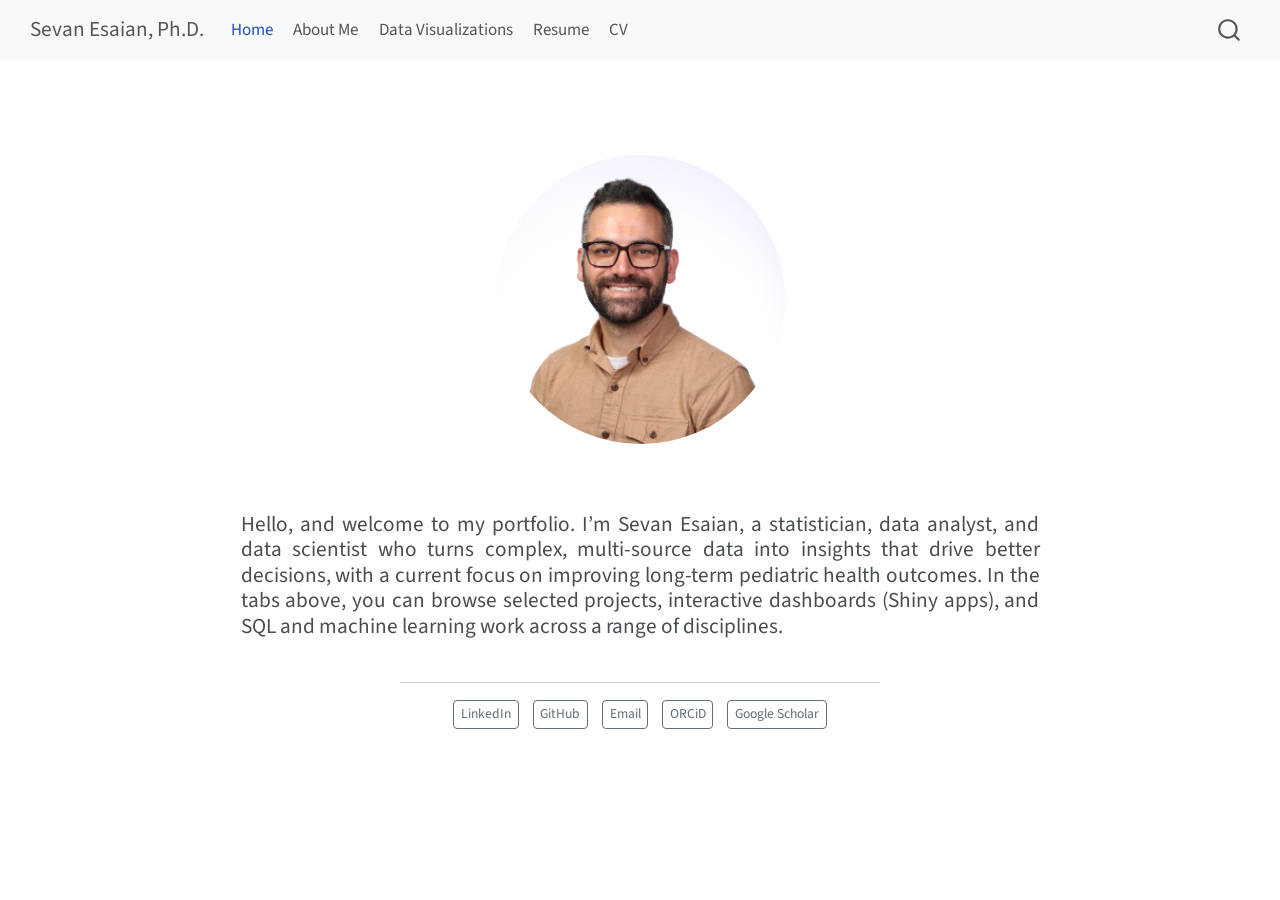
<file: docs/index.html>
<!DOCTYPE html>
<html xmlns="http://www.w3.org/1999/xhtml" lang="en" xml:lang="en"><head>

<meta charset="utf-8">
<meta name="generator" content="quarto-1.5.56">

<meta name="viewport" content="width=device-width, initial-scale=1.0, user-scalable=yes">


<title>Sevan Esaian, Ph.D.</title>
<style>
code{white-space: pre-wrap;}
span.smallcaps{font-variant: small-caps;}
div.columns{display: flex; gap: min(4vw, 1.5em);}
div.column{flex: auto; overflow-x: auto;}
div.hanging-indent{margin-left: 1.5em; text-indent: -1.5em;}
ul.task-list{list-style: none;}
ul.task-list li input[type="checkbox"] {
  width: 0.8em;
  margin: 0 0.8em 0.2em -1em; /* quarto-specific, see https://github.com/quarto-dev/quarto-cli/issues/4556 */ 
  vertical-align: middle;
}
</style>


<script src="site_libs/quarto-nav/quarto-nav.js"></script>
<script src="site_libs/quarto-nav/headroom.min.js"></script>
<script src="site_libs/clipboard/clipboard.min.js"></script>
<script src="site_libs/quarto-search/autocomplete.umd.js"></script>
<script src="site_libs/quarto-search/fuse.min.js"></script>
<script src="site_libs/quarto-search/quarto-search.js"></script>
<meta name="quarto:offset" content="./">
<script src="site_libs/quarto-html/quarto.js"></script>
<script src="site_libs/quarto-html/popper.min.js"></script>
<script src="site_libs/quarto-html/tippy.umd.min.js"></script>
<link href="site_libs/quarto-html/tippy.css" rel="stylesheet">
<link href="site_libs/quarto-html/quarto-syntax-highlighting.css" rel="stylesheet" id="quarto-text-highlighting-styles">
<script src="site_libs/bootstrap/bootstrap.min.js"></script>
<link href="site_libs/bootstrap/bootstrap-icons.css" rel="stylesheet">
<link href="site_libs/bootstrap/bootstrap.min.css" rel="stylesheet" id="quarto-bootstrap" data-mode="light">
<script id="quarto-search-options" type="application/json">{
  "location": "navbar",
  "copy-button": false,
  "collapse-after": 3,
  "panel-placement": "end",
  "type": "overlay",
  "limit": 50,
  "keyboard-shortcut": [
    "f",
    "/",
    "s"
  ],
  "show-item-context": false,
  "language": {
    "search-no-results-text": "No results",
    "search-matching-documents-text": "matching documents",
    "search-copy-link-title": "Copy link to search",
    "search-hide-matches-text": "Hide additional matches",
    "search-more-match-text": "more match in this document",
    "search-more-matches-text": "more matches in this document",
    "search-clear-button-title": "Clear",
    "search-text-placeholder": "",
    "search-detached-cancel-button-title": "Cancel",
    "search-submit-button-title": "Submit",
    "search-label": "Search"
  }
}</script>


<link rel="stylesheet" href="styles.css">
</head>

<body class="nav-fixed fullcontent">

<div id="quarto-search-results"></div>
  <header id="quarto-header" class="headroom fixed-top">
    <nav class="navbar navbar-expand-lg " data-bs-theme="dark">
      <div class="navbar-container container-fluid">
      <div class="navbar-brand-container mx-auto">
    <a class="navbar-brand" href="./index.html">
    <span class="navbar-title">Sevan Esaian, Ph.D.</span>
    </a>
  </div>
            <div id="quarto-search" class="" title="Search"></div>
          <button class="navbar-toggler" type="button" data-bs-toggle="collapse" data-bs-target="#navbarCollapse" aria-controls="navbarCollapse" role="menu" aria-expanded="false" aria-label="Toggle navigation" onclick="if (window.quartoToggleHeadroom) { window.quartoToggleHeadroom(); }">
  <span class="navbar-toggler-icon"></span>
</button>
          <div class="collapse navbar-collapse" id="navbarCollapse">
            <ul class="navbar-nav navbar-nav-scroll me-auto">
  <li class="nav-item">
    <a class="nav-link active" href="./index.html" aria-current="page"> 
<span class="menu-text">Home</span></a>
  </li>  
  <li class="nav-item">
    <a class="nav-link" href="./about.html"> 
<span class="menu-text">About Me</span></a>
  </li>  
  <li class="nav-item">
    <a class="nav-link" href="./datavisualization.html"> 
<span class="menu-text">Data Visualizations</span></a>
  </li>  
  <li class="nav-item">
    <a class="nav-link" href="./resume.html"> 
<span class="menu-text">Resume</span></a>
  </li>  
  <li class="nav-item">
    <a class="nav-link" href="./cv.html"> 
<span class="menu-text">CV</span></a>
  </li>  
</ul>
          </div> <!-- /navcollapse -->
            <div class="quarto-navbar-tools">
</div>
      </div> <!-- /container-fluid -->
    </nav>
</header>
<!-- content -->
<div id="quarto-content" class="quarto-container page-columns page-rows-contents page-layout-article page-navbar">
<!-- sidebar -->
<!-- margin-sidebar -->
    
<!-- main -->
<div class="quarto-about-jolla">
  <img src="images/sevanesaian_headshot.jpg" class="about-image
  round " style="height: 17em; width: 17em;">
 <main class="content" id="quarto-document-content">
<section id="hello-and-welcome-to-my-portfolio.[base64].-in-the-tabs-above-you-can-browse-selected-projects-interactive-dashboards-shiny-apps-and-sql-and-machine-learning-work-across-a-range-of-disciplines." class="level4">
<h4 data-anchor-id="hello-and-welcome-to-my-portfolio.[base64].-in-the-tabs-above-you-can-browse-selected-projects-interactive-dashboards-shiny-apps-and-sql-and-machine-learning-work-across-a-range-of-disciplines.">Hello, and welcome to my portfolio. I’m Sevan Esaian, a statistician, data analyst, and data scientist who turns complex, multi-source data into insights that drive better decisions, with a current focus on improving long-term pediatric health outcomes. In the tabs above, you can browse selected projects, interactive dashboards (Shiny apps), and SQL and machine learning work across a range of disciplines.</h4>


</section>
</main> 
  <hr class="about-sep">
   <div class="about-links">
  <a href="https://www.linkedin.com/in/sevan-esaian/" class="about-link" rel="" target="">
     <span class="about-link-text">LinkedIn</span>
  </a>
  <a href="https://github.com/SevanEsaian" class="about-link" rel="" target="">
     <span class="about-link-text">GitHub</span>
  </a>
  <a href="mailto:esaiansevan@gmail.com" class="about-link" rel="" target="">
     <span class="about-link-text">Email</span>
  </a>
  <a href="https://orcid.org/0009-0006-6473-3168" class="about-link" rel="" target="">
     <span class="about-link-text">ORCiD</span>
  </a>
  <a href="https://scholar.google.com/citations?user=8r1jAR4AAAAJ&amp;hl=en" class="about-link" rel="" target="">
     <span class="about-link-text">Google Scholar</span>
  </a>
</div>
</div>
 <!-- /main -->
<script id="quarto-html-after-body" type="application/javascript">
window.document.addEventListener("DOMContentLoaded", function (event) {
  const toggleBodyColorMode = (bsSheetEl) => {
    const mode = bsSheetEl.getAttribute("data-mode");
    const bodyEl = window.document.querySelector("body");
    if (mode === "dark") {
      bodyEl.classList.add("quarto-dark");
      bodyEl.classList.remove("quarto-light");
    } else {
      bodyEl.classList.add("quarto-light");
      bodyEl.classList.remove("quarto-dark");
    }
  }
  const toggleBodyColorPrimary = () => {
    const bsSheetEl = window.document.querySelector("link#quarto-bootstrap");
    if (bsSheetEl) {
      toggleBodyColorMode(bsSheetEl);
    }
  }
  toggleBodyColorPrimary();  
  const isCodeAnnotation = (el) => {
    for (const clz of el.classList) {
      if (clz.startsWith('code-annotation-')) {                     
        return true;
      }
    }
    return false;
  }
  const onCopySuccess = function(e) {
    // button target
    const button = e.trigger;
    // don't keep focus
    button.blur();
    // flash "checked"
    button.classList.add('code-copy-button-checked');
    var currentTitle = button.getAttribute("title");
    button.setAttribute("title", "Copied!");
    let tooltip;
    if (window.bootstrap) {
      button.setAttribute("data-bs-toggle", "tooltip");
      button.setAttribute("data-bs-placement", "left");
      button.setAttribute("data-bs-title", "Copied!");
      tooltip = new bootstrap.Tooltip(button, 
        { trigger: "manual", 
          customClass: "code-copy-button-tooltip",
          offset: [0, -8]});
      tooltip.show();    
    }
    setTimeout(function() {
      if (tooltip) {
        tooltip.hide();
        button.removeAttribute("data-bs-title");
        button.removeAttribute("data-bs-toggle");
        button.removeAttribute("data-bs-placement");
      }
      button.setAttribute("title", currentTitle);
      button.classList.remove('code-copy-button-checked');
    }, 1000);
    // clear code selection
    e.clearSelection();
  }
  const getTextToCopy = function(trigger) {
      const codeEl = trigger.previousElementSibling.cloneNode(true);
      for (const childEl of codeEl.children) {
        if (isCodeAnnotation(childEl)) {
          childEl.remove();
        }
      }
      return codeEl.innerText;
  }
  const clipboard = new window.ClipboardJS('.code-copy-button:not([data-in-quarto-modal])', {
    text: getTextToCopy
  });
  clipboard.on('success', onCopySuccess);
  if (window.document.getElementById('quarto-embedded-source-code-modal')) {
    // For code content inside modals, clipBoardJS needs to be initialized with a container option
    // TODO: Check when it could be a function (https://github.com/zenorocha/clipboard.js/issues/860)
    const clipboardModal = new window.ClipboardJS('.code-copy-button[data-in-quarto-modal]', {
      text: getTextToCopy,
      container: window.document.getElementById('quarto-embedded-source-code-modal')
    });
    clipboardModal.on('success', onCopySuccess);
  }
    var localhostRegex = new RegExp(/^(?:http|https):\/\/localhost\:?[0-9]*\//);
    var mailtoRegex = new RegExp(/^mailto:/);
      var filterRegex = new RegExp('/' + window.location.host + '/');
    var isInternal = (href) => {
        return filterRegex.test(href) || localhostRegex.test(href) || mailtoRegex.test(href);
    }
    // Inspect non-navigation links and adorn them if external
 	var links = window.document.querySelectorAll('a[href]:not(.nav-link):not(.navbar-brand):not(.toc-action):not(.sidebar-link):not(.sidebar-item-toggle):not(.pagination-link):not(.no-external):not([aria-hidden]):not(.dropdown-item):not(.quarto-navigation-tool):not(.about-link)');
    for (var i=0; i<links.length; i++) {
      const link = links[i];
      if (!isInternal(link.href)) {
        // undo the damage that might have been done by quarto-nav.js in the case of
        // links that we want to consider external
        if (link.dataset.originalHref !== undefined) {
          link.href = link.dataset.originalHref;
        }
      }
    }
  function tippyHover(el, contentFn, onTriggerFn, onUntriggerFn) {
    const config = {
      allowHTML: true,
      maxWidth: 500,
      delay: 100,
      arrow: false,
      appendTo: function(el) {
          return el.parentElement;
      },
      interactive: true,
      interactiveBorder: 10,
      theme: 'quarto',
      placement: 'bottom-start',
    };
    if (contentFn) {
      config.content = contentFn;
    }
    if (onTriggerFn) {
      config.onTrigger = onTriggerFn;
    }
    if (onUntriggerFn) {
      config.onUntrigger = onUntriggerFn;
    }
    window.tippy(el, config); 
  }
  const noterefs = window.document.querySelectorAll('a[role="doc-noteref"]');
  for (var i=0; i<noterefs.length; i++) {
    const ref = noterefs[i];
    tippyHover(ref, function() {
      // use id or data attribute instead here
      let href = ref.getAttribute('data-footnote-href') || ref.getAttribute('href');
      try { href = new URL(href).hash; } catch {}
      const id = href.replace(/^#\/?/, "");
      const note = window.document.getElementById(id);
      if (note) {
        return note.innerHTML;
      } else {
        return "";
      }
    });
  }
  const xrefs = window.document.querySelectorAll('a.quarto-xref');
  const processXRef = (id, note) => {
    // Strip column container classes
    const stripColumnClz = (el) => {
      el.classList.remove("page-full", "page-columns");
      if (el.children) {
        for (const child of el.children) {
          stripColumnClz(child);
        }
      }
    }
    stripColumnClz(note)
    if (id === null || id.startsWith('sec-')) {
      // Special case sections, only their first couple elements
      const container = document.createElement("div");
      if (note.children && note.children.length > 2) {
        container.appendChild(note.children[0].cloneNode(true));
        for (let i = 1; i < note.children.length; i++) {
          const child = note.children[i];
          if (child.tagName === "P" && child.innerText === "") {
            continue;
          } else {
            container.appendChild(child.cloneNode(true));
            break;
          }
        }
        if (window.Quarto?.typesetMath) {
          window.Quarto.typesetMath(container);
        }
        return container.innerHTML
      } else {
        if (window.Quarto?.typesetMath) {
          window.Quarto.typesetMath(note);
        }
        return note.innerHTML;
      }
    } else {
      // Remove any anchor links if they are present
      const anchorLink = note.querySelector('a.anchorjs-link');
      if (anchorLink) {
        anchorLink.remove();
      }
      if (window.Quarto?.typesetMath) {
        window.Quarto.typesetMath(note);
      }
      // TODO in 1.5, we should make sure this works without a callout special case
      if (note.classList.contains("callout")) {
        return note.outerHTML;
      } else {
        return note.innerHTML;
      }
    }
  }
  for (var i=0; i<xrefs.length; i++) {
    const xref = xrefs[i];
    tippyHover(xref, undefined, function(instance) {
      instance.disable();
      let url = xref.getAttribute('href');
      let hash = undefined; 
      if (url.startsWith('#')) {
        hash = url;
      } else {
        try { hash = new URL(url).hash; } catch {}
      }
      if (hash) {
        const id = hash.replace(/^#\/?/, "");
        const note = window.document.getElementById(id);
        if (note !== null) {
          try {
            const html = processXRef(id, note.cloneNode(true));
            instance.setContent(html);
          } finally {
            instance.enable();
            instance.show();
          }
        } else {
          // See if we can fetch this
          fetch(url.split('#')[0])
          .then(res => res.text())
          .then(html => {
            const parser = new DOMParser();
            const htmlDoc = parser.parseFromString(html, "text/html");
            const note = htmlDoc.getElementById(id);
            if (note !== null) {
              const html = processXRef(id, note);
              instance.setContent(html);
            } 
          }).finally(() => {
            instance.enable();
            instance.show();
          });
        }
      } else {
        // See if we can fetch a full url (with no hash to target)
        // This is a special case and we should probably do some content thinning / targeting
        fetch(url)
        .then(res => res.text())
        .then(html => {
          const parser = new DOMParser();
          const htmlDoc = parser.parseFromString(html, "text/html");
          const note = htmlDoc.querySelector('main.content');
          if (note !== null) {
            // This should only happen for chapter cross references
            // (since there is no id in the URL)
            // remove the first header
            if (note.children.length > 0 && note.children[0].tagName === "HEADER") {
              note.children[0].remove();
            }
            const html = processXRef(null, note);
            instance.setContent(html);
          } 
        }).finally(() => {
          instance.enable();
          instance.show();
        });
      }
    }, function(instance) {
    });
  }
      let selectedAnnoteEl;
      const selectorForAnnotation = ( cell, annotation) => {
        let cellAttr = 'data-code-cell="' + cell + '"';
        let lineAttr = 'data-code-annotation="' +  annotation + '"';
        const selector = 'span[' + cellAttr + '][' + lineAttr + ']';
        return selector;
      }
      const selectCodeLines = (annoteEl) => {
        const doc = window.document;
        const targetCell = annoteEl.getAttribute("data-target-cell");
        const targetAnnotation = annoteEl.getAttribute("data-target-annotation");
        const annoteSpan = window.document.querySelector(selectorForAnnotation(targetCell, targetAnnotation));
        const lines = annoteSpan.getAttribute("data-code-lines").split(",");
        const lineIds = lines.map((line) => {
          return targetCell + "-" + line;
        })
        let top = null;
        let height = null;
        let parent = null;
        if (lineIds.length > 0) {
            //compute the position of the single el (top and bottom and make a div)
            const el = window.document.getElementById(lineIds[0]);
            top = el.offsetTop;
            height = el.offsetHeight;
            parent = el.parentElement.parentElement;
          if (lineIds.length > 1) {
            const lastEl = window.document.getElementById(lineIds[lineIds.length - 1]);
            const bottom = lastEl.offsetTop + lastEl.offsetHeight;
            height = bottom - top;
          }
          if (top !== null && height !== null && parent !== null) {
            // cook up a div (if necessary) and position it 
            let div = window.document.getElementById("code-annotation-line-highlight");
            if (div === null) {
              div = window.document.createElement("div");
              div.setAttribute("id", "code-annotation-line-highlight");
              div.style.position = 'absolute';
              parent.appendChild(div);
            }
            div.style.top = top - 2 + "px";
            div.style.height = height + 4 + "px";
            div.style.left = 0;
            let gutterDiv = window.document.getElementById("code-annotation-line-highlight-gutter");
            if (gutterDiv === null) {
              gutterDiv = window.document.createElement("div");
              gutterDiv.setAttribute("id", "code-annotation-line-highlight-gutter");
              gutterDiv.style.position = 'absolute';
              const codeCell = window.document.getElementById(targetCell);
              const gutter = codeCell.querySelector('.code-annotation-gutter');
              gutter.appendChild(gutterDiv);
            }
            gutterDiv.style.top = top - 2 + "px";
            gutterDiv.style.height = height + 4 + "px";
          }
          selectedAnnoteEl = annoteEl;
        }
      };
      const unselectCodeLines = () => {
        const elementsIds = ["code-annotation-line-highlight", "code-annotation-line-highlight-gutter"];
        elementsIds.forEach((elId) => {
          const div = window.document.getElementById(elId);
          if (div) {
            div.remove();
          }
        });
        selectedAnnoteEl = undefined;
      };
        // Handle positioning of the toggle
    window.addEventListener(
      "resize",
      throttle(() => {
        elRect = undefined;
        if (selectedAnnoteEl) {
          selectCodeLines(selectedAnnoteEl);
        }
      }, 10)
    );
    function throttle(fn, ms) {
    let throttle = false;
    let timer;
      return (...args) => {
        if(!throttle) { // first call gets through
            fn.apply(this, args);
            throttle = true;
        } else { // all the others get throttled
            if(timer) clearTimeout(timer); // cancel #2
            timer = setTimeout(() => {
              fn.apply(this, args);
              timer = throttle = false;
            }, ms);
        }
      };
    }
      // Attach click handler to the DT
      const annoteDls = window.document.querySelectorAll('dt[data-target-cell]');
      for (const annoteDlNode of annoteDls) {
        annoteDlNode.addEventListener('click', (event) => {
          const clickedEl = event.target;
          if (clickedEl !== selectedAnnoteEl) {
            unselectCodeLines();
            const activeEl = window.document.querySelector('dt[data-target-cell].code-annotation-active');
            if (activeEl) {
              activeEl.classList.remove('code-annotation-active');
            }
            selectCodeLines(clickedEl);
            clickedEl.classList.add('code-annotation-active');
          } else {
            // Unselect the line
            unselectCodeLines();
            clickedEl.classList.remove('code-annotation-active');
          }
        });
      }
  const findCites = (el) => {
    const parentEl = el.parentElement;
    if (parentEl) {
      const cites = parentEl.dataset.cites;
      if (cites) {
        return {
          el,
          cites: cites.split(' ')
        };
      } else {
        return findCites(el.parentElement)
      }
    } else {
      return undefined;
    }
  };
  var bibliorefs = window.document.querySelectorAll('a[role="doc-biblioref"]');
  for (var i=0; i<bibliorefs.length; i++) {
    const ref = bibliorefs[i];
    const citeInfo = findCites(ref);
    if (citeInfo) {
      tippyHover(citeInfo.el, function() {
        var popup = window.document.createElement('div');
        citeInfo.cites.forEach(function(cite) {
          var citeDiv = window.document.createElement('div');
          citeDiv.classList.add('hanging-indent');
          citeDiv.classList.add('csl-entry');
          var biblioDiv = window.document.getElementById('ref-' + cite);
          if (biblioDiv) {
            citeDiv.innerHTML = biblioDiv.innerHTML;
          }
          popup.appendChild(citeDiv);
        });
        return popup.innerHTML;
      });
    }
  }
});
</script>
</div> <!-- /content -->




</body></html>
</file>
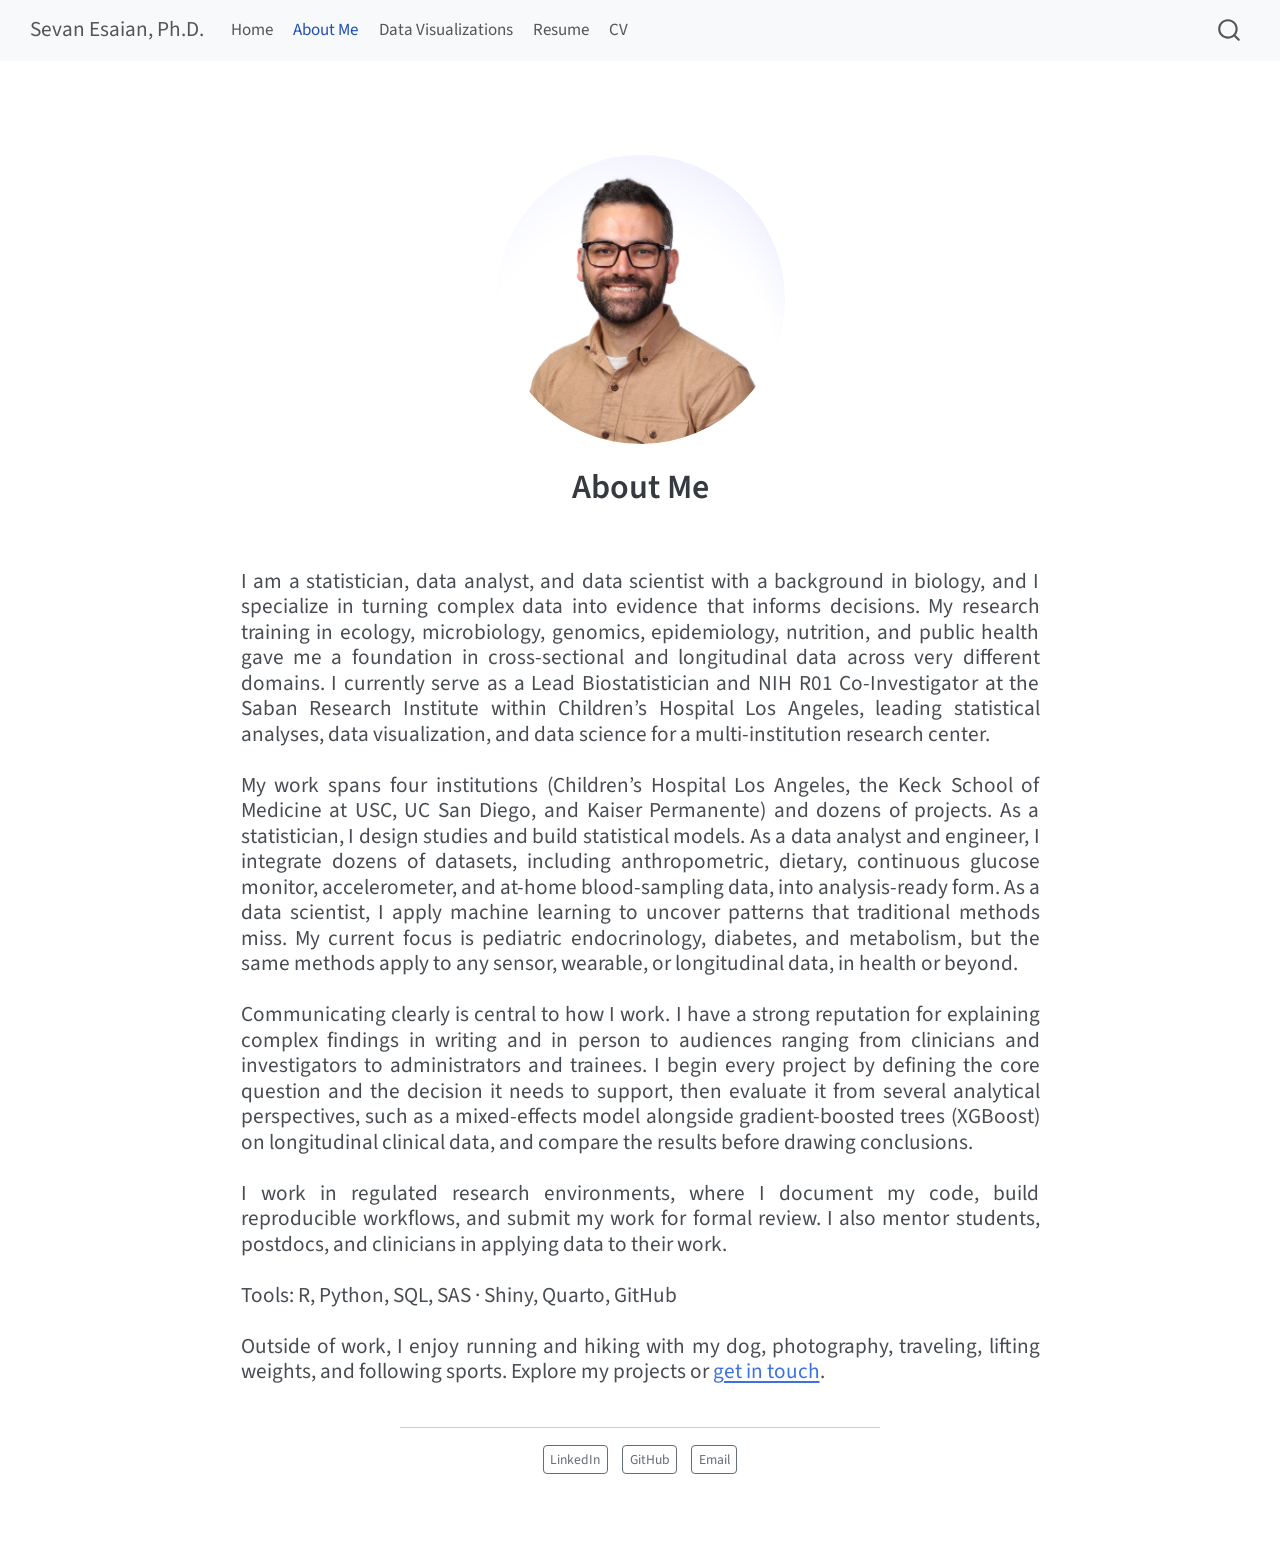
<file: docs/about.html>
<!DOCTYPE html>
<html xmlns="http://www.w3.org/1999/xhtml" lang="en" xml:lang="en"><head>

<meta charset="utf-8">
<meta name="generator" content="quarto-1.5.56">

<meta name="viewport" content="width=device-width, initial-scale=1.0, user-scalable=yes">


<title>About Me – Sevan Esaian, Ph.D.</title>
<style>
code{white-space: pre-wrap;}
span.smallcaps{font-variant: small-caps;}
div.columns{display: flex; gap: min(4vw, 1.5em);}
div.column{flex: auto; overflow-x: auto;}
div.hanging-indent{margin-left: 1.5em; text-indent: -1.5em;}
ul.task-list{list-style: none;}
ul.task-list li input[type="checkbox"] {
  width: 0.8em;
  margin: 0 0.8em 0.2em -1em; /* quarto-specific, see https://github.com/quarto-dev/quarto-cli/issues/4556 */ 
  vertical-align: middle;
}
</style>


<script src="site_libs/quarto-nav/quarto-nav.js"></script>
<script src="site_libs/quarto-nav/headroom.min.js"></script>
<script src="site_libs/clipboard/clipboard.min.js"></script>
<script src="site_libs/quarto-search/autocomplete.umd.js"></script>
<script src="site_libs/quarto-search/fuse.min.js"></script>
<script src="site_libs/quarto-search/quarto-search.js"></script>
<meta name="quarto:offset" content="./">
<script src="site_libs/quarto-html/quarto.js"></script>
<script src="site_libs/quarto-html/popper.min.js"></script>
<script src="site_libs/quarto-html/tippy.umd.min.js"></script>
<link href="site_libs/quarto-html/tippy.css" rel="stylesheet">
<link href="site_libs/quarto-html/quarto-syntax-highlighting.css" rel="stylesheet" id="quarto-text-highlighting-styles">
<script src="site_libs/bootstrap/bootstrap.min.js"></script>
<link href="site_libs/bootstrap/bootstrap-icons.css" rel="stylesheet">
<link href="site_libs/bootstrap/bootstrap.min.css" rel="stylesheet" id="quarto-bootstrap" data-mode="light">
<script id="quarto-search-options" type="application/json">{
  "location": "navbar",
  "copy-button": false,
  "collapse-after": 3,
  "panel-placement": "end",
  "type": "overlay",
  "limit": 50,
  "keyboard-shortcut": [
    "f",
    "/",
    "s"
  ],
  "show-item-context": false,
  "language": {
    "search-no-results-text": "No results",
    "search-matching-documents-text": "matching documents",
    "search-copy-link-title": "Copy link to search",
    "search-hide-matches-text": "Hide additional matches",
    "search-more-match-text": "more match in this document",
    "search-more-matches-text": "more matches in this document",
    "search-clear-button-title": "Clear",
    "search-text-placeholder": "",
    "search-detached-cancel-button-title": "Cancel",
    "search-submit-button-title": "Submit",
    "search-label": "Search"
  }
}</script>


<link rel="stylesheet" href="styles.css">
</head>

<body class="nav-fixed fullcontent">

<div id="quarto-search-results"></div>
  <header id="quarto-header" class="headroom fixed-top">
    <nav class="navbar navbar-expand-lg " data-bs-theme="dark">
      <div class="navbar-container container-fluid">
      <div class="navbar-brand-container mx-auto">
    <a class="navbar-brand" href="./index.html">
    <span class="navbar-title">Sevan Esaian, Ph.D.</span>
    </a>
  </div>
            <div id="quarto-search" class="" title="Search"></div>
          <button class="navbar-toggler" type="button" data-bs-toggle="collapse" data-bs-target="#navbarCollapse" aria-controls="navbarCollapse" role="menu" aria-expanded="false" aria-label="Toggle navigation" onclick="if (window.quartoToggleHeadroom) { window.quartoToggleHeadroom(); }">
  <span class="navbar-toggler-icon"></span>
</button>
          <div class="collapse navbar-collapse" id="navbarCollapse">
            <ul class="navbar-nav navbar-nav-scroll me-auto">
  <li class="nav-item">
    <a class="nav-link" href="./index.html"> 
<span class="menu-text">Home</span></a>
  </li>  
  <li class="nav-item">
    <a class="nav-link active" href="./about.html" aria-current="page"> 
<span class="menu-text">About Me</span></a>
  </li>  
  <li class="nav-item">
    <a class="nav-link" href="./datavisualization.html"> 
<span class="menu-text">Data Visualizations</span></a>
  </li>  
  <li class="nav-item">
    <a class="nav-link" href="./resume.html"> 
<span class="menu-text">Resume</span></a>
  </li>  
  <li class="nav-item">
    <a class="nav-link" href="./cv.html"> 
<span class="menu-text">CV</span></a>
  </li>  
</ul>
          </div> <!-- /navcollapse -->
            <div class="quarto-navbar-tools">
</div>
      </div> <!-- /container-fluid -->
    </nav>
</header>
<!-- content -->
<div id="quarto-content" class="quarto-container page-columns page-rows-contents page-layout-article page-navbar">
<!-- sidebar -->
<!-- margin-sidebar -->
    
<!-- main -->
<div class="quarto-about-jolla">
  <img src="images/sevanesaian_headshot.jpg" class="about-image
  round " style="height: 17em; width: 17em;">
 <header id="title-block-header" class="quarto-title-block default">
<div class="quarto-title">
<h1 class="title">About Me</h1>
</div>
<div class="quarto-title-meta">
  </div>
</header><main class="content" id="quarto-document-content">
<section id="i-am-a-statistician-data-analyst-and-data-scientist-with-a-background-in-biology-and-i-specialize-in-turning-complex-data-into-evidence-that-informs-decisions.-my-research-training-in-ecology-microbiology-genomics-epidemiology-nutrition-and-public-health-gave-me-a-foundation-in-cross-sectional-and-longitudinal-data-across-very-different-domains.[base64]." class="level4">
<h4 data-anchor-id="i-am-a-statistician-data-analyst-and-data-scientist-with-a-background-in-biology-and-i-specialize-in-turning-complex-data-into-evidence-that-informs-decisions.-my-research-training-in-ecology-microbiology-genomics-epidemiology-nutrition-and-public-health-gave-me-a-foundation-in-cross-sectional-and-longitudinal-data-across-very-different-domains.[base64].">I am a statistician, data analyst, and data scientist with a background in biology, and I specialize in turning complex data into evidence that informs decisions. My research training in ecology, microbiology, genomics, epidemiology, nutrition, and public health gave me a foundation in cross-sectional and longitudinal data across very different domains. I currently serve as a Lead Biostatistician and NIH R01 Co-Investigator at the Saban Research Institute within Children’s Hospital Los Angeles, leading statistical analyses, data visualization, and data science for a multi-institution research center.</h4>
</section>
<section id="my-work-spans-four-institutions-childrens-hospital-los-angeles-the-keck-school-of-medicine-at-usc-uc-san-diego-and-kaiser-permanente-and-dozens-of-projects.-as-a-statistician-i-design-studies-and-build-statistical-models.-as-a-data-analyst-and-engineer-i-integrate-dozens-of-datasets-including-anthropometric-dietary-continuous-glucose-monitor-accelerometer-and-at-home-blood-sampling-data-into-analysis-ready-form.-as-a-data-scientist-i-apply-machine-learning-to-uncover-patterns-that-traditional-methods-miss.-my-current-focus-is-pediatric-endocrinology-diabetes-and-metabolism-but-the-same-methods-apply-to-any-sensor-wearable-or-longitudinal-data-in-health-or-beyond." class="level4">
<h4 data-anchor-id="my-work-spans-four-institutions-childrens-hospital-los-angeles-the-keck-school-of-medicine-at-usc-uc-san-diego-and-kaiser-permanente-and-dozens-of-projects.-as-a-statistician-i-design-studies-and-build-statistical-models.-as-a-data-analyst-and-engineer-i-integrate-dozens-of-datasets-including-anthropometric-dietary-continuous-glucose-monitor-accelerometer-and-at-home-blood-sampling-data-into-analysis-ready-form.-as-a-data-scientist-i-apply-machine-learning-to-uncover-patterns-that-traditional-methods-miss.-my-current-focus-is-pediatric-endocrinology-diabetes-and-metabolism-but-the-same-methods-apply-to-any-sensor-wearable-or-longitudinal-data-in-health-or-beyond.">My work spans four institutions (Children’s Hospital Los Angeles, the Keck School of Medicine at USC, UC San Diego, and Kaiser Permanente) and dozens of projects. As a statistician, I design studies and build statistical models. As a data analyst and engineer, I integrate dozens of datasets, including anthropometric, dietary, continuous glucose monitor, accelerometer, and at-home blood-sampling data, into analysis-ready form. As a data scientist, I apply machine learning to uncover patterns that traditional methods miss. My current focus is pediatric endocrinology, diabetes, and metabolism, but the same methods apply to any sensor, wearable, or longitudinal data, in health or beyond.</h4>
</section>
<section id="communicating-clearly-is-central-to-how-i-work.-i-have-a-strong-reputation-for-explaining-complex-findings-in-writing-and-in-person-to-audiences-ranging-from-clinicians-and-investigators-to-administrators-and-trainees.[base64]." class="level4">
<h4 data-anchor-id="communicating-clearly-is-central-to-how-i-work.-i-have-a-strong-reputation-for-explaining-complex-findings-in-writing-and-in-person-to-audiences-ranging-from-clinicians-and-investigators-to-administrators-and-trainees.[base64].">Communicating clearly is central to how I work. I have a strong reputation for explaining complex findings in writing and in person to audiences ranging from clinicians and investigators to administrators and trainees. I begin every project by defining the core question and the decision it needs to support, then evaluate it from several analytical perspectives, such as a mixed-effects model alongside gradient-boosted trees (XGBoost) on longitudinal clinical data, and compare the results before drawing conclusions.</h4>
</section>
<section id="i-work-in-regulated-research-environments-where-i-document-my-code-build-reproducible-workflows-and-submit-my-work-for-formal-review.-i-also-mentor-students-postdocs-and-clinicians-in-applying-data-to-their-work." class="level4">
<h4 data-anchor-id="i-work-in-regulated-research-environments-where-i-document-my-code-build-reproducible-workflows-and-submit-my-work-for-formal-review.-i-also-mentor-students-postdocs-and-clinicians-in-applying-data-to-their-work.">I work in regulated research environments, where I document my code, build reproducible workflows, and submit my work for formal review. I also mentor students, postdocs, and clinicians in applying data to their work.</h4>
</section>
<section id="tools-r-python-sql-sas-shiny-quarto-github" class="level4">
<h4 data-anchor-id="tools-r-python-sql-sas-shiny-quarto-github">Tools:&nbsp;R, Python, SQL, SAS · Shiny, Quarto, GitHub</h4>
</section>
<section id="outside-of-work-i-enjoy-running-and-hiking-with-my-dog-photography-traveling-lifting-weights-and-following-sports.-explore-my-projects-or-get-in-touch." class="level4">
<h4 data-anchor-id="outside-of-work-i-enjoy-running-and-hiking-with-my-dog-photography-traveling-lifting-weights-and-following-sports.-explore-my-projects-or-get-in-touch.">Outside of work, I enjoy running and hiking with my dog, photography, traveling, lifting weights, and following sports. Explore my projects or&nbsp;<a href="mailto:esaiansevan@gmail.com">get in touch</a>.</h4>


</section>
</main> 
  <hr class="about-sep">
   <div class="about-links">
  <a href="https://www.linkedin.com/in/sevan-esaian/" class="about-link" rel="" target="">
     <span class="about-link-text">LinkedIn</span>
  </a>
  <a href="https://github.com/SevanEsaian" class="about-link" rel="" target="">
     <span class="about-link-text">GitHub</span>
  </a>
  <a href="mailto:esaiansevan@gmail.com" class="about-link" rel="" target="">
     <span class="about-link-text">Email</span>
  </a>
</div>
</div>
 <!-- /main -->
<script id="quarto-html-after-body" type="application/javascript">
window.document.addEventListener("DOMContentLoaded", function (event) {
  const toggleBodyColorMode = (bsSheetEl) => {
    const mode = bsSheetEl.getAttribute("data-mode");
    const bodyEl = window.document.querySelector("body");
    if (mode === "dark") {
      bodyEl.classList.add("quarto-dark");
      bodyEl.classList.remove("quarto-light");
    } else {
      bodyEl.classList.add("quarto-light");
      bodyEl.classList.remove("quarto-dark");
    }
  }
  const toggleBodyColorPrimary = () => {
    const bsSheetEl = window.document.querySelector("link#quarto-bootstrap");
    if (bsSheetEl) {
      toggleBodyColorMode(bsSheetEl);
    }
  }
  toggleBodyColorPrimary();  
  const isCodeAnnotation = (el) => {
    for (const clz of el.classList) {
      if (clz.startsWith('code-annotation-')) {                     
        return true;
      }
    }
    return false;
  }
  const onCopySuccess = function(e) {
    // button target
    const button = e.trigger;
    // don't keep focus
    button.blur();
    // flash "checked"
    button.classList.add('code-copy-button-checked');
    var currentTitle = button.getAttribute("title");
    button.setAttribute("title", "Copied!");
    let tooltip;
    if (window.bootstrap) {
      button.setAttribute("data-bs-toggle", "tooltip");
      button.setAttribute("data-bs-placement", "left");
      button.setAttribute("data-bs-title", "Copied!");
      tooltip = new bootstrap.Tooltip(button, 
        { trigger: "manual", 
          customClass: "code-copy-button-tooltip",
          offset: [0, -8]});
      tooltip.show();    
    }
    setTimeout(function() {
      if (tooltip) {
        tooltip.hide();
        button.removeAttribute("data-bs-title");
        button.removeAttribute("data-bs-toggle");
        button.removeAttribute("data-bs-placement");
      }
      button.setAttribute("title", currentTitle);
      button.classList.remove('code-copy-button-checked');
    }, 1000);
    // clear code selection
    e.clearSelection();
  }
  const getTextToCopy = function(trigger) {
      const codeEl = trigger.previousElementSibling.cloneNode(true);
      for (const childEl of codeEl.children) {
        if (isCodeAnnotation(childEl)) {
          childEl.remove();
        }
      }
      return codeEl.innerText;
  }
  const clipboard = new window.ClipboardJS('.code-copy-button:not([data-in-quarto-modal])', {
    text: getTextToCopy
  });
  clipboard.on('success', onCopySuccess);
  if (window.document.getElementById('quarto-embedded-source-code-modal')) {
    // For code content inside modals, clipBoardJS needs to be initialized with a container option
    // TODO: Check when it could be a function (https://github.com/zenorocha/clipboard.js/issues/860)
    const clipboardModal = new window.ClipboardJS('.code-copy-button[data-in-quarto-modal]', {
      text: getTextToCopy,
      container: window.document.getElementById('quarto-embedded-source-code-modal')
    });
    clipboardModal.on('success', onCopySuccess);
  }
    var localhostRegex = new RegExp(/^(?:http|https):\/\/localhost\:?[0-9]*\//);
    var mailtoRegex = new RegExp(/^mailto:/);
      var filterRegex = new RegExp('/' + window.location.host + '/');
    var isInternal = (href) => {
        return filterRegex.test(href) || localhostRegex.test(href) || mailtoRegex.test(href);
    }
    // Inspect non-navigation links and adorn them if external
 	var links = window.document.querySelectorAll('a[href]:not(.nav-link):not(.navbar-brand):not(.toc-action):not(.sidebar-link):not(.sidebar-item-toggle):not(.pagination-link):not(.no-external):not([aria-hidden]):not(.dropdown-item):not(.quarto-navigation-tool):not(.about-link)');
    for (var i=0; i<links.length; i++) {
      const link = links[i];
      if (!isInternal(link.href)) {
        // undo the damage that might have been done by quarto-nav.js in the case of
        // links that we want to consider external
        if (link.dataset.originalHref !== undefined) {
          link.href = link.dataset.originalHref;
        }
      }
    }
  function tippyHover(el, contentFn, onTriggerFn, onUntriggerFn) {
    const config = {
      allowHTML: true,
      maxWidth: 500,
      delay: 100,
      arrow: false,
      appendTo: function(el) {
          return el.parentElement;
      },
      interactive: true,
      interactiveBorder: 10,
      theme: 'quarto',
      placement: 'bottom-start',
    };
    if (contentFn) {
      config.content = contentFn;
    }
    if (onTriggerFn) {
      config.onTrigger = onTriggerFn;
    }
    if (onUntriggerFn) {
      config.onUntrigger = onUntriggerFn;
    }
    window.tippy(el, config); 
  }
  const noterefs = window.document.querySelectorAll('a[role="doc-noteref"]');
  for (var i=0; i<noterefs.length; i++) {
    const ref = noterefs[i];
    tippyHover(ref, function() {
      // use id or data attribute instead here
      let href = ref.getAttribute('data-footnote-href') || ref.getAttribute('href');
      try { href = new URL(href).hash; } catch {}
      const id = href.replace(/^#\/?/, "");
      const note = window.document.getElementById(id);
      if (note) {
        return note.innerHTML;
      } else {
        return "";
      }
    });
  }
  const xrefs = window.document.querySelectorAll('a.quarto-xref');
  const processXRef = (id, note) => {
    // Strip column container classes
    const stripColumnClz = (el) => {
      el.classList.remove("page-full", "page-columns");
      if (el.children) {
        for (const child of el.children) {
          stripColumnClz(child);
        }
      }
    }
    stripColumnClz(note)
    if (id === null || id.startsWith('sec-')) {
      // Special case sections, only their first couple elements
      const container = document.createElement("div");
      if (note.children && note.children.length > 2) {
        container.appendChild(note.children[0].cloneNode(true));
        for (let i = 1; i < note.children.length; i++) {
          const child = note.children[i];
          if (child.tagName === "P" && child.innerText === "") {
            continue;
          } else {
            container.appendChild(child.cloneNode(true));
            break;
          }
        }
        if (window.Quarto?.typesetMath) {
          window.Quarto.typesetMath(container);
        }
        return container.innerHTML
      } else {
        if (window.Quarto?.typesetMath) {
          window.Quarto.typesetMath(note);
        }
        return note.innerHTML;
      }
    } else {
      // Remove any anchor links if they are present
      const anchorLink = note.querySelector('a.anchorjs-link');
      if (anchorLink) {
        anchorLink.remove();
      }
      if (window.Quarto?.typesetMath) {
        window.Quarto.typesetMath(note);
      }
      // TODO in 1.5, we should make sure this works without a callout special case
      if (note.classList.contains("callout")) {
        return note.outerHTML;
      } else {
        return note.innerHTML;
      }
    }
  }
  for (var i=0; i<xrefs.length; i++) {
    const xref = xrefs[i];
    tippyHover(xref, undefined, function(instance) {
      instance.disable();
      let url = xref.getAttribute('href');
      let hash = undefined; 
      if (url.startsWith('#')) {
        hash = url;
      } else {
        try { hash = new URL(url).hash; } catch {}
      }
      if (hash) {
        const id = hash.replace(/^#\/?/, "");
        const note = window.document.getElementById(id);
        if (note !== null) {
          try {
            const html = processXRef(id, note.cloneNode(true));
            instance.setContent(html);
          } finally {
            instance.enable();
            instance.show();
          }
        } else {
          // See if we can fetch this
          fetch(url.split('#')[0])
          .then(res => res.text())
          .then(html => {
            const parser = new DOMParser();
            const htmlDoc = parser.parseFromString(html, "text/html");
            const note = htmlDoc.getElementById(id);
            if (note !== null) {
              const html = processXRef(id, note);
              instance.setContent(html);
            } 
          }).finally(() => {
            instance.enable();
            instance.show();
          });
        }
      } else {
        // See if we can fetch a full url (with no hash to target)
        // This is a special case and we should probably do some content thinning / targeting
        fetch(url)
        .then(res => res.text())
        .then(html => {
          const parser = new DOMParser();
          const htmlDoc = parser.parseFromString(html, "text/html");
          const note = htmlDoc.querySelector('main.content');
          if (note !== null) {
            // This should only happen for chapter cross references
            // (since there is no id in the URL)
            // remove the first header
            if (note.children.length > 0 && note.children[0].tagName === "HEADER") {
              note.children[0].remove();
            }
            const html = processXRef(null, note);
            instance.setContent(html);
          } 
        }).finally(() => {
          instance.enable();
          instance.show();
        });
      }
    }, function(instance) {
    });
  }
      let selectedAnnoteEl;
      const selectorForAnnotation = ( cell, annotation) => {
        let cellAttr = 'data-code-cell="' + cell + '"';
        let lineAttr = 'data-code-annotation="' +  annotation + '"';
        const selector = 'span[' + cellAttr + '][' + lineAttr + ']';
        return selector;
      }
      const selectCodeLines = (annoteEl) => {
        const doc = window.document;
        const targetCell = annoteEl.getAttribute("data-target-cell");
        const targetAnnotation = annoteEl.getAttribute("data-target-annotation");
        const annoteSpan = window.document.querySelector(selectorForAnnotation(targetCell, targetAnnotation));
        const lines = annoteSpan.getAttribute("data-code-lines").split(",");
        const lineIds = lines.map((line) => {
          return targetCell + "-" + line;
        })
        let top = null;
        let height = null;
        let parent = null;
        if (lineIds.length > 0) {
            //compute the position of the single el (top and bottom and make a div)
            const el = window.document.getElementById(lineIds[0]);
            top = el.offsetTop;
            height = el.offsetHeight;
            parent = el.parentElement.parentElement;
          if (lineIds.length > 1) {
            const lastEl = window.document.getElementById(lineIds[lineIds.length - 1]);
            const bottom = lastEl.offsetTop + lastEl.offsetHeight;
            height = bottom - top;
          }
          if (top !== null && height !== null && parent !== null) {
            // cook up a div (if necessary) and position it 
            let div = window.document.getElementById("code-annotation-line-highlight");
            if (div === null) {
              div = window.document.createElement("div");
              div.setAttribute("id", "code-annotation-line-highlight");
              div.style.position = 'absolute';
              parent.appendChild(div);
            }
            div.style.top = top - 2 + "px";
            div.style.height = height + 4 + "px";
            div.style.left = 0;
            let gutterDiv = window.document.getElementById("code-annotation-line-highlight-gutter");
            if (gutterDiv === null) {
              gutterDiv = window.document.createElement("div");
              gutterDiv.setAttribute("id", "code-annotation-line-highlight-gutter");
              gutterDiv.style.position = 'absolute';
              const codeCell = window.document.getElementById(targetCell);
              const gutter = codeCell.querySelector('.code-annotation-gutter');
              gutter.appendChild(gutterDiv);
            }
            gutterDiv.style.top = top - 2 + "px";
            gutterDiv.style.height = height + 4 + "px";
          }
          selectedAnnoteEl = annoteEl;
        }
      };
      const unselectCodeLines = () => {
        const elementsIds = ["code-annotation-line-highlight", "code-annotation-line-highlight-gutter"];
        elementsIds.forEach((elId) => {
          const div = window.document.getElementById(elId);
          if (div) {
            div.remove();
          }
        });
        selectedAnnoteEl = undefined;
      };
        // Handle positioning of the toggle
    window.addEventListener(
      "resize",
      throttle(() => {
        elRect = undefined;
        if (selectedAnnoteEl) {
          selectCodeLines(selectedAnnoteEl);
        }
      }, 10)
    );
    function throttle(fn, ms) {
    let throttle = false;
    let timer;
      return (...args) => {
        if(!throttle) { // first call gets through
            fn.apply(this, args);
            throttle = true;
        } else { // all the others get throttled
            if(timer) clearTimeout(timer); // cancel #2
            timer = setTimeout(() => {
              fn.apply(this, args);
              timer = throttle = false;
            }, ms);
        }
      };
    }
      // Attach click handler to the DT
      const annoteDls = window.document.querySelectorAll('dt[data-target-cell]');
      for (const annoteDlNode of annoteDls) {
        annoteDlNode.addEventListener('click', (event) => {
          const clickedEl = event.target;
          if (clickedEl !== selectedAnnoteEl) {
            unselectCodeLines();
            const activeEl = window.document.querySelector('dt[data-target-cell].code-annotation-active');
            if (activeEl) {
              activeEl.classList.remove('code-annotation-active');
            }
            selectCodeLines(clickedEl);
            clickedEl.classList.add('code-annotation-active');
          } else {
            // Unselect the line
            unselectCodeLines();
            clickedEl.classList.remove('code-annotation-active');
          }
        });
      }
  const findCites = (el) => {
    const parentEl = el.parentElement;
    if (parentEl) {
      const cites = parentEl.dataset.cites;
      if (cites) {
        return {
          el,
          cites: cites.split(' ')
        };
      } else {
        return findCites(el.parentElement)
      }
    } else {
      return undefined;
    }
  };
  var bibliorefs = window.document.querySelectorAll('a[role="doc-biblioref"]');
  for (var i=0; i<bibliorefs.length; i++) {
    const ref = bibliorefs[i];
    const citeInfo = findCites(ref);
    if (citeInfo) {
      tippyHover(citeInfo.el, function() {
        var popup = window.document.createElement('div');
        citeInfo.cites.forEach(function(cite) {
          var citeDiv = window.document.createElement('div');
          citeDiv.classList.add('hanging-indent');
          citeDiv.classList.add('csl-entry');
          var biblioDiv = window.document.getElementById('ref-' + cite);
          if (biblioDiv) {
            citeDiv.innerHTML = biblioDiv.innerHTML;
          }
          popup.appendChild(citeDiv);
        });
        return popup.innerHTML;
      });
    }
  }
});
</script>
</div> <!-- /content -->




</body></html>
</file>
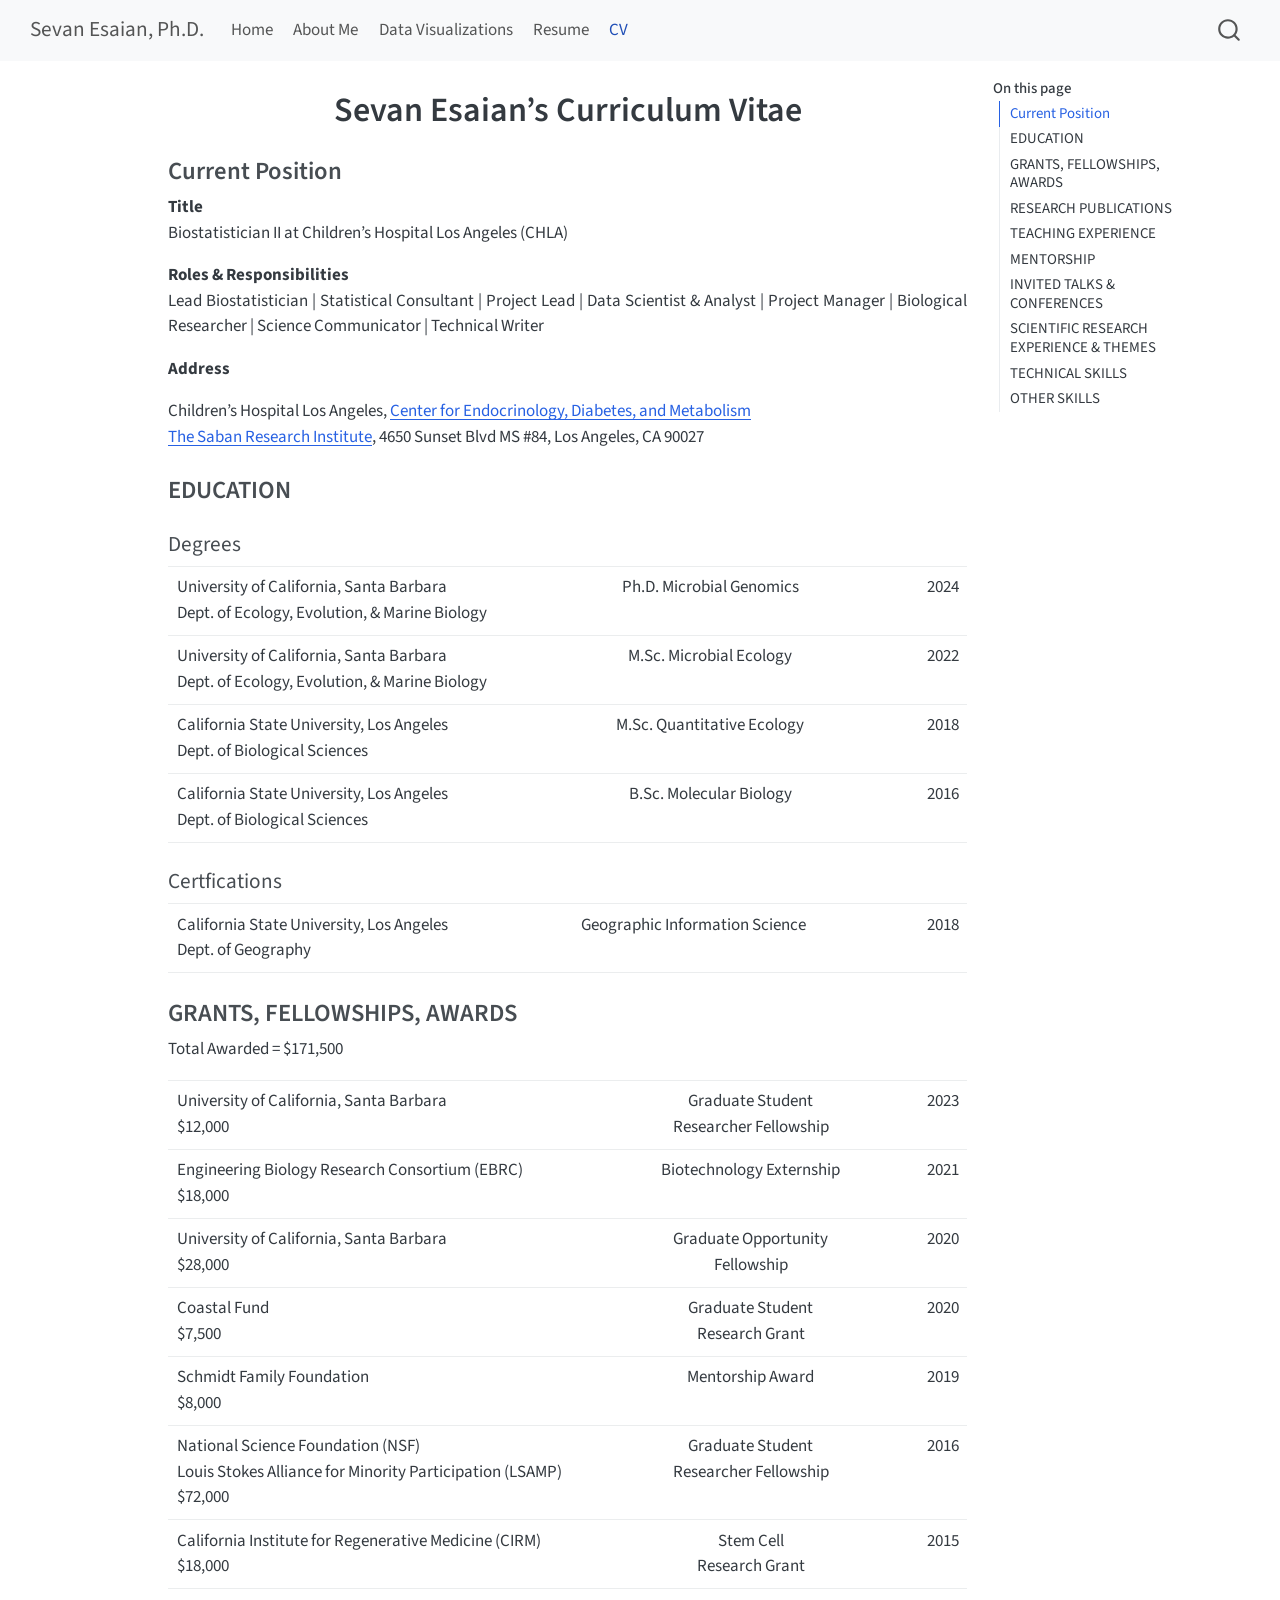
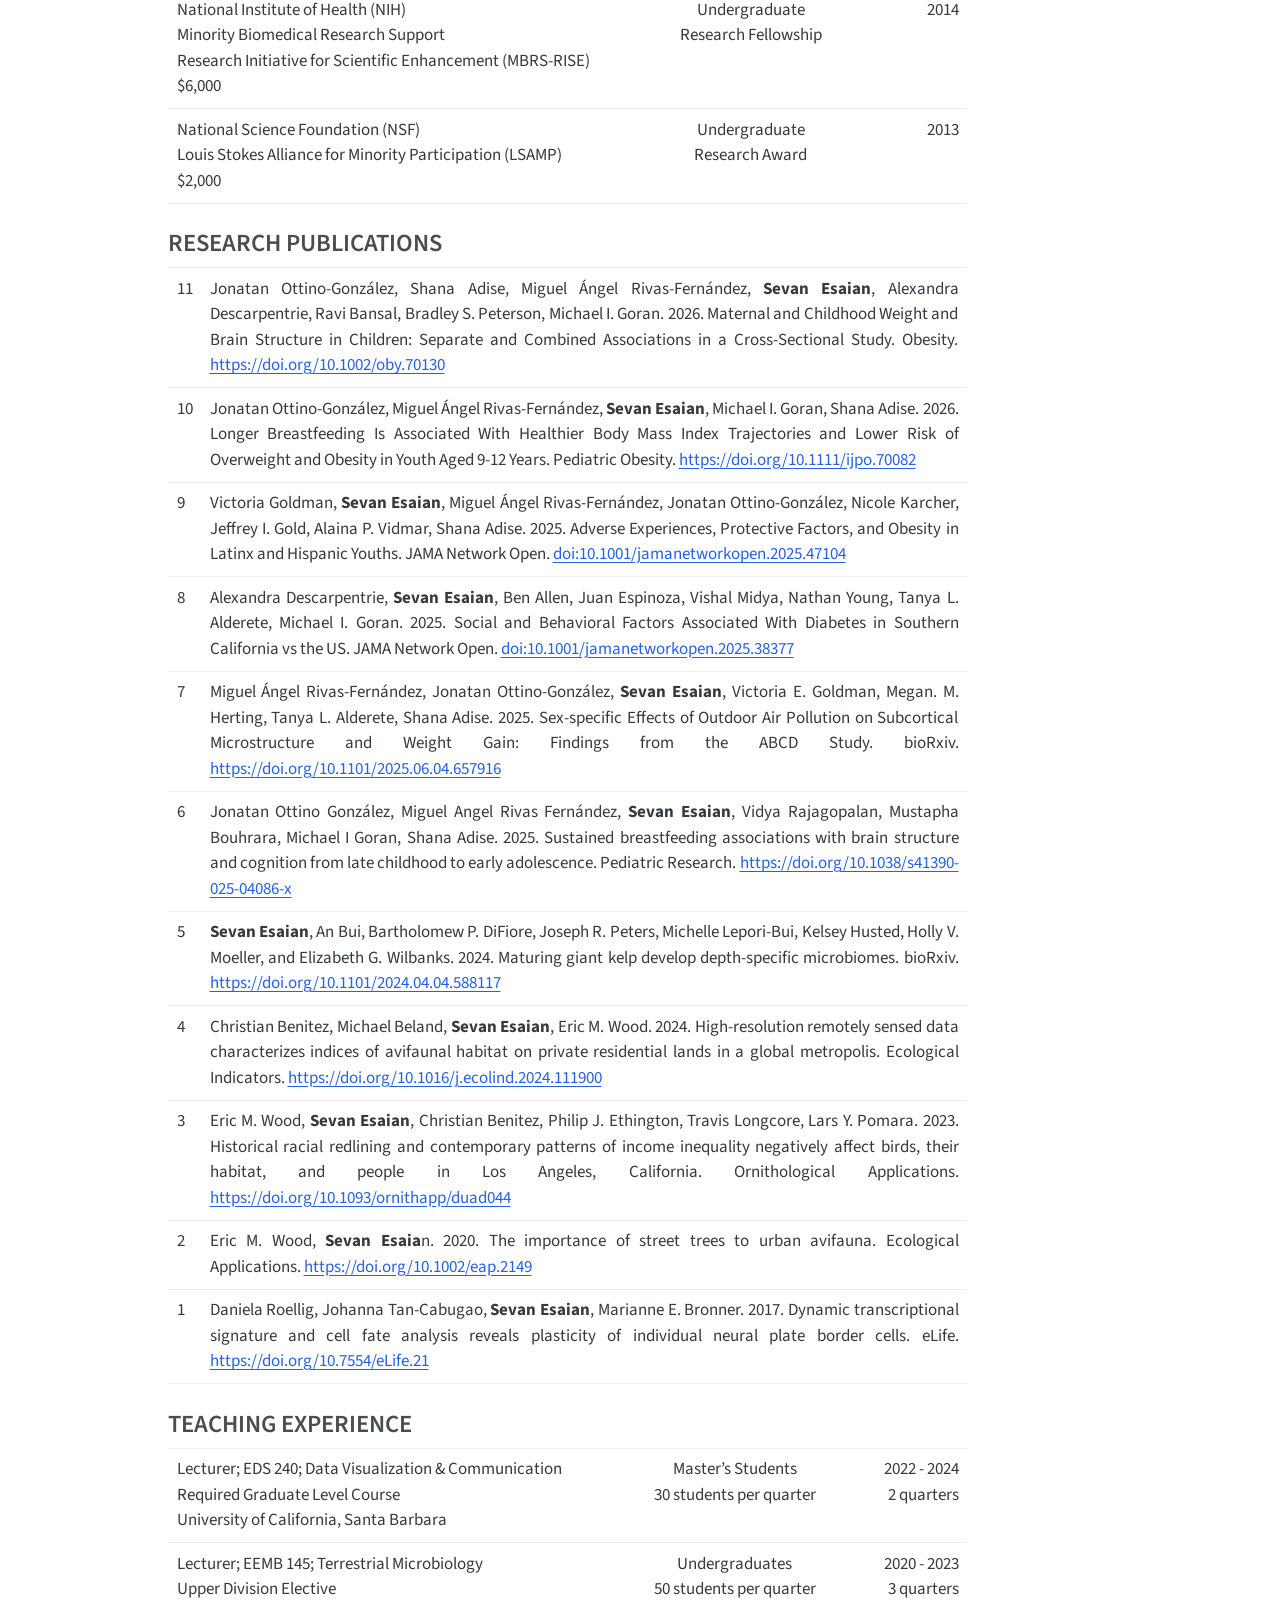
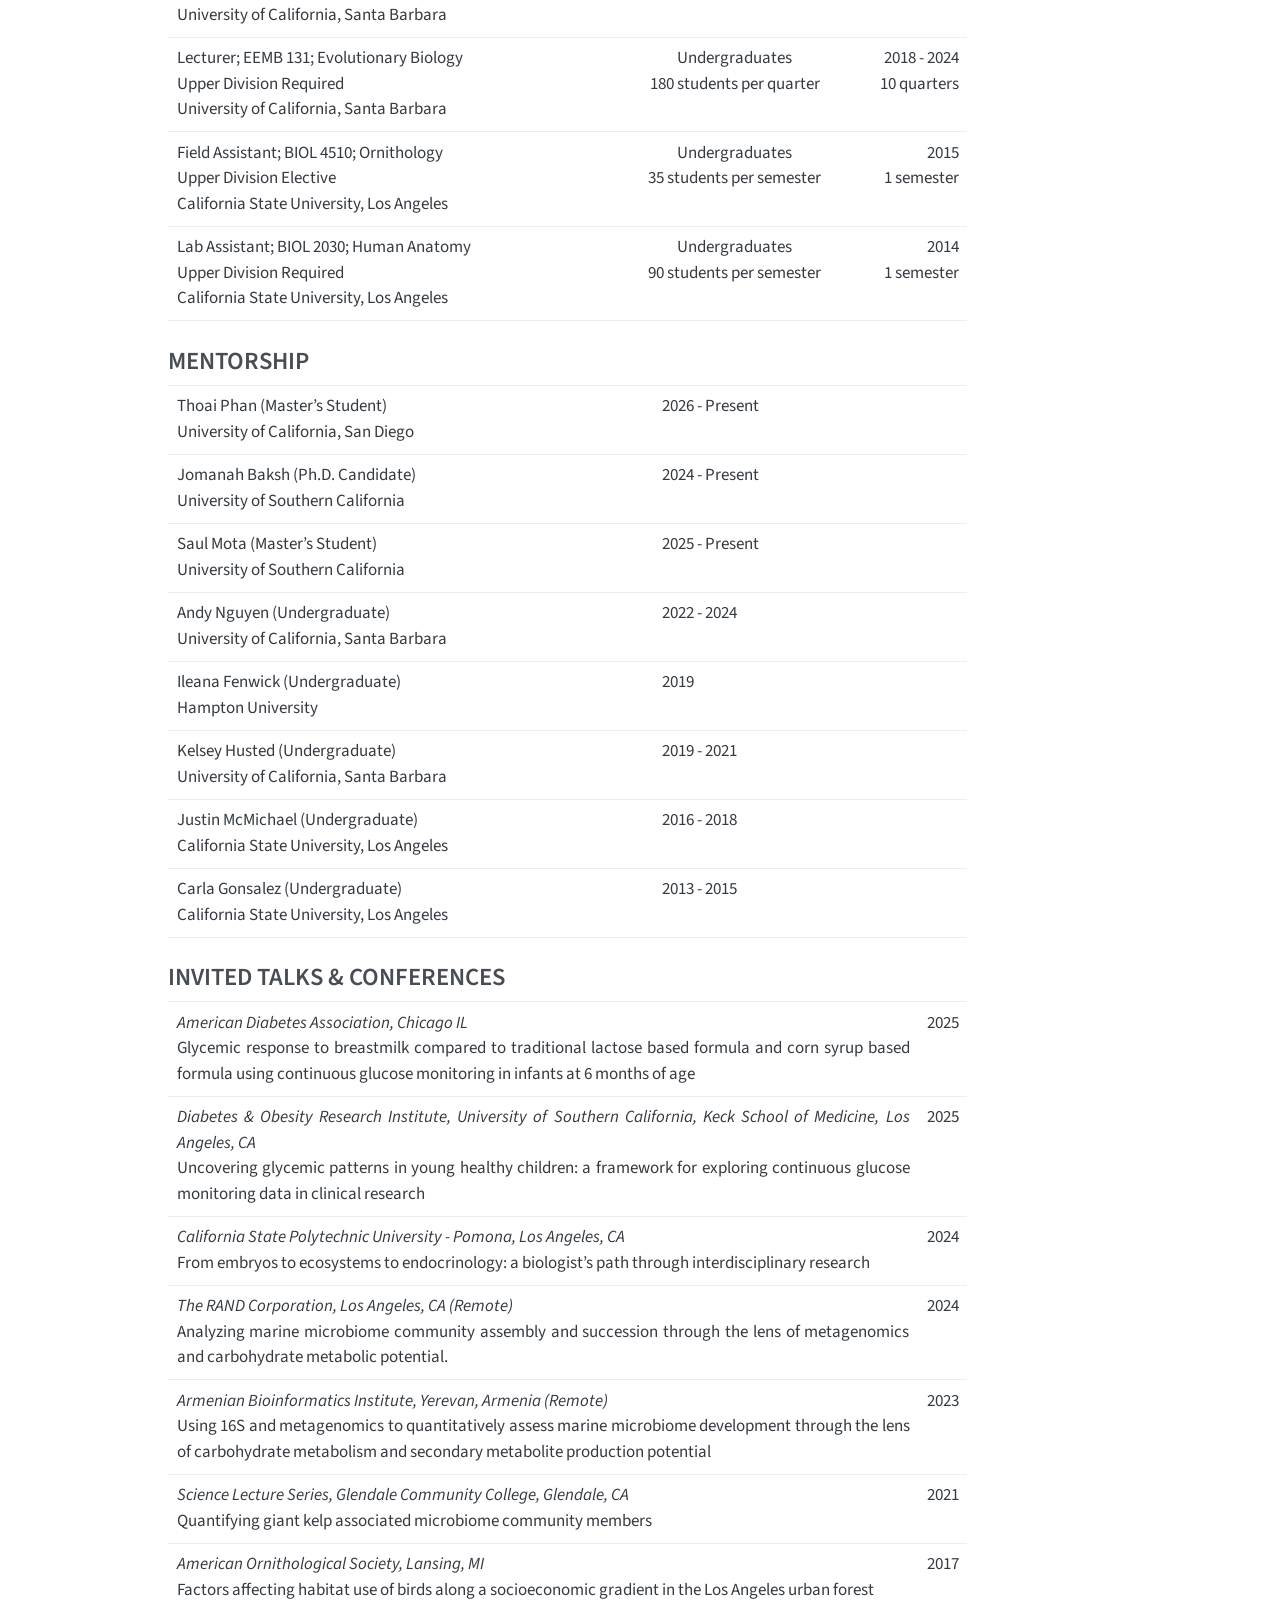
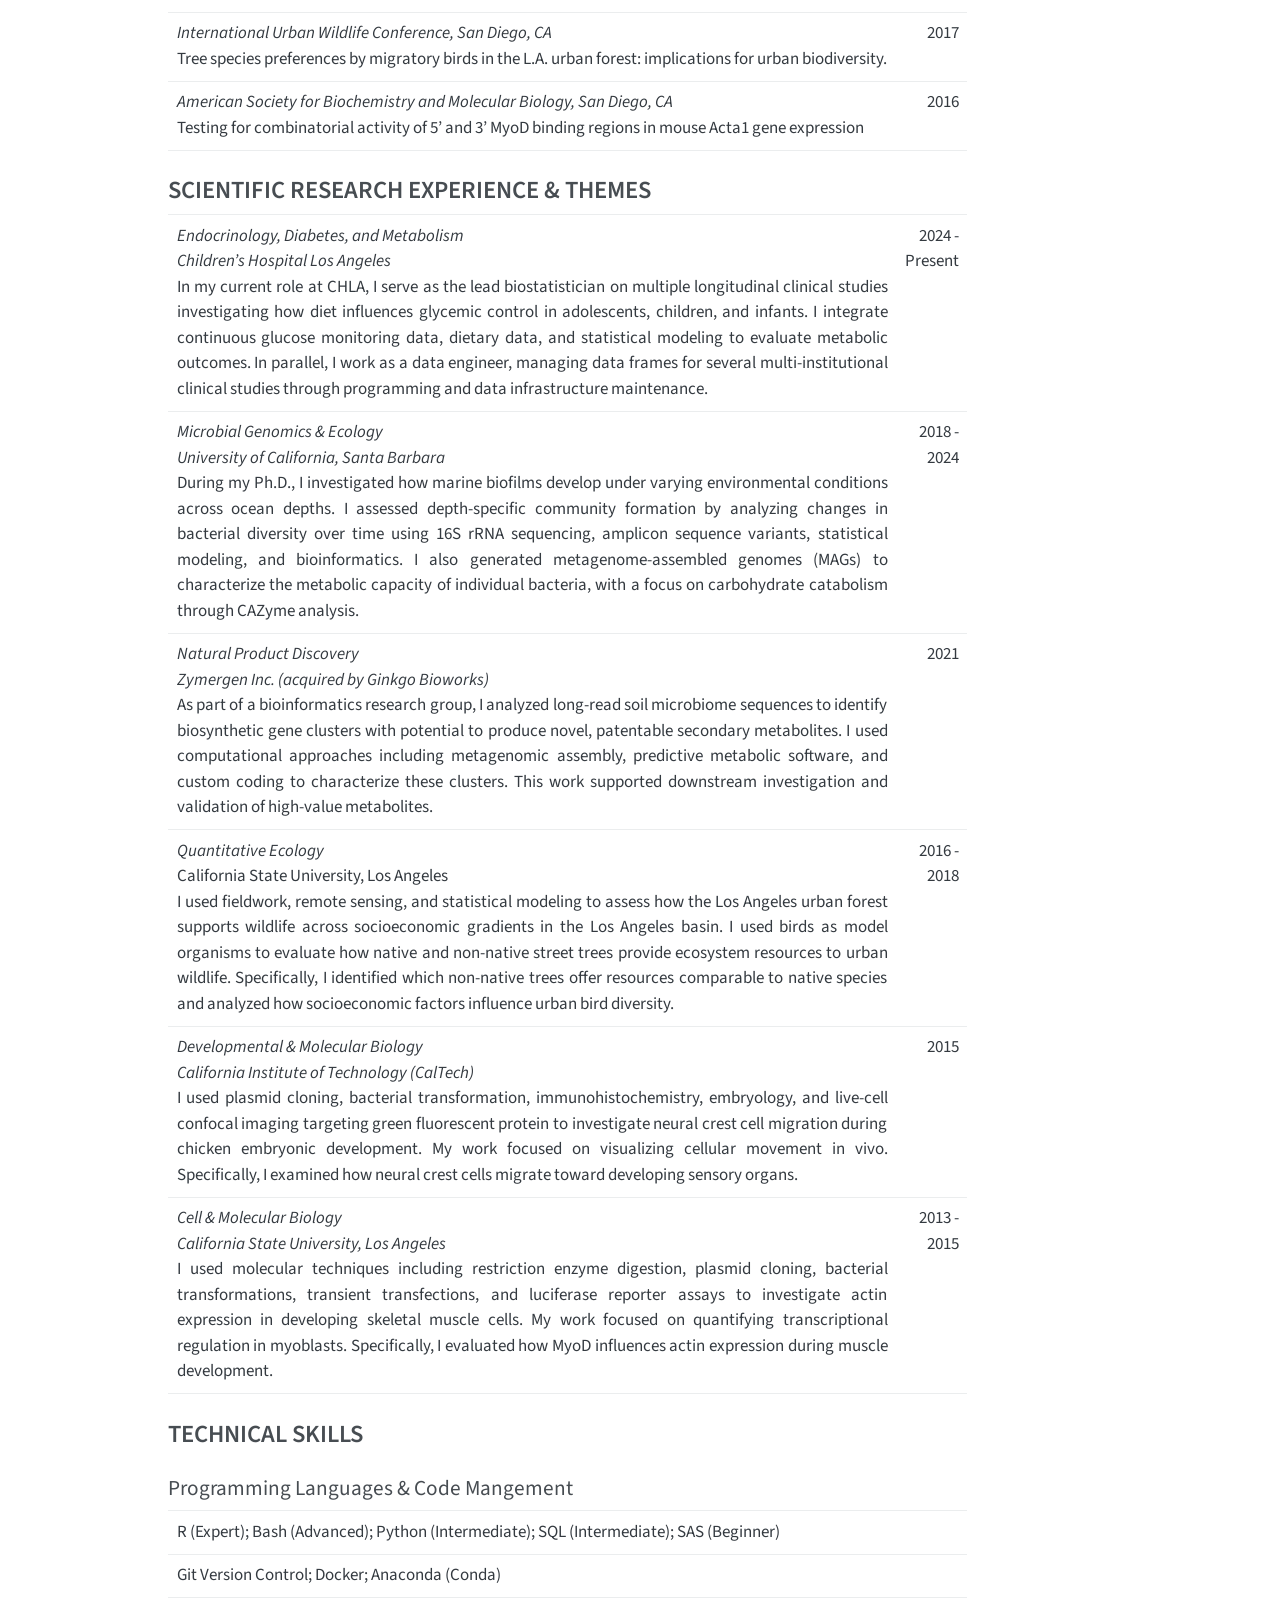
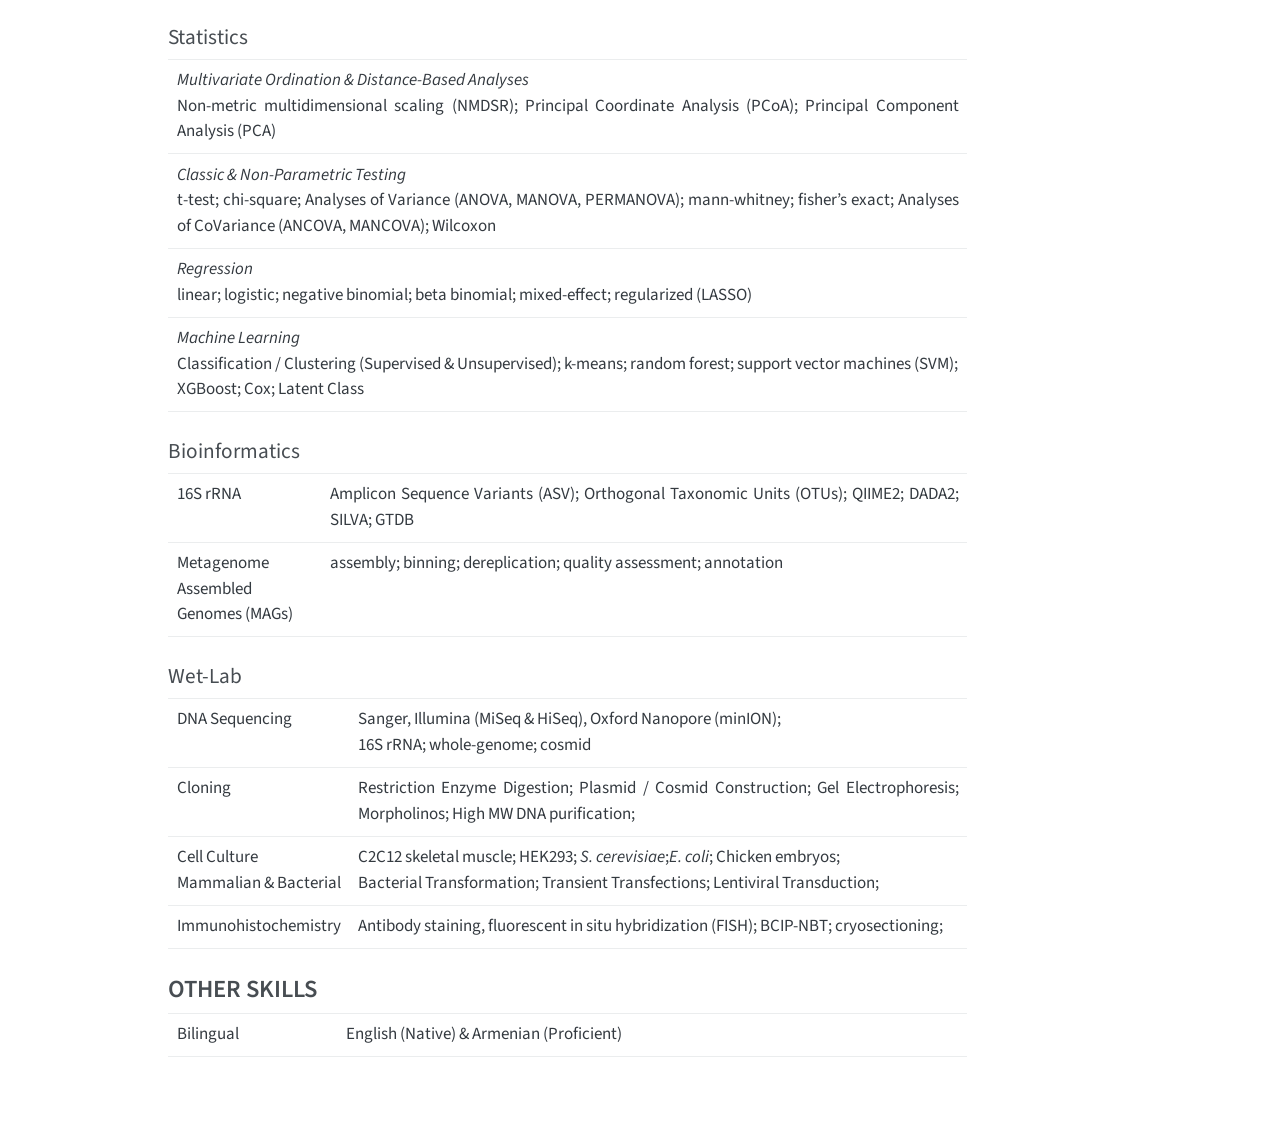
<file: docs/cv.html>
<!DOCTYPE html>
<html xmlns="http://www.w3.org/1999/xhtml" lang="en" xml:lang="en"><head>

<meta charset="utf-8">
<meta name="generator" content="quarto-1.5.56">

<meta name="viewport" content="width=device-width, initial-scale=1.0, user-scalable=yes">


<title>Sevan Esaian’s Curriculum Vitae – Sevan Esaian, Ph.D.</title>
<style>
code{white-space: pre-wrap;}
span.smallcaps{font-variant: small-caps;}
div.columns{display: flex; gap: min(4vw, 1.5em);}
div.column{flex: auto; overflow-x: auto;}
div.hanging-indent{margin-left: 1.5em; text-indent: -1.5em;}
ul.task-list{list-style: none;}
ul.task-list li input[type="checkbox"] {
  width: 0.8em;
  margin: 0 0.8em 0.2em -1em; /* quarto-specific, see https://github.com/quarto-dev/quarto-cli/issues/4556 */ 
  vertical-align: middle;
}
</style>


<script src="site_libs/quarto-nav/quarto-nav.js"></script>
<script src="site_libs/quarto-nav/headroom.min.js"></script>
<script src="site_libs/clipboard/clipboard.min.js"></script>
<script src="site_libs/quarto-search/autocomplete.umd.js"></script>
<script src="site_libs/quarto-search/fuse.min.js"></script>
<script src="site_libs/quarto-search/quarto-search.js"></script>
<meta name="quarto:offset" content="./">
<script src="site_libs/quarto-html/quarto.js"></script>
<script src="site_libs/quarto-html/popper.min.js"></script>
<script src="site_libs/quarto-html/tippy.umd.min.js"></script>
<script src="site_libs/quarto-html/anchor.min.js"></script>
<link href="site_libs/quarto-html/tippy.css" rel="stylesheet">
<link href="site_libs/quarto-html/quarto-syntax-highlighting.css" rel="stylesheet" id="quarto-text-highlighting-styles">
<script src="site_libs/bootstrap/bootstrap.min.js"></script>
<link href="site_libs/bootstrap/bootstrap-icons.css" rel="stylesheet">
<link href="site_libs/bootstrap/bootstrap.min.css" rel="stylesheet" id="quarto-bootstrap" data-mode="light">
<script id="quarto-search-options" type="application/json">{
  "location": "navbar",
  "copy-button": false,
  "collapse-after": 3,
  "panel-placement": "end",
  "type": "overlay",
  "limit": 50,
  "keyboard-shortcut": [
    "f",
    "/",
    "s"
  ],
  "show-item-context": false,
  "language": {
    "search-no-results-text": "No results",
    "search-matching-documents-text": "matching documents",
    "search-copy-link-title": "Copy link to search",
    "search-hide-matches-text": "Hide additional matches",
    "search-more-match-text": "more match in this document",
    "search-more-matches-text": "more matches in this document",
    "search-clear-button-title": "Clear",
    "search-text-placeholder": "",
    "search-detached-cancel-button-title": "Cancel",
    "search-submit-button-title": "Submit",
    "search-label": "Search"
  }
}</script>


<link rel="stylesheet" href="styles.css">
</head>

<body class="nav-fixed">

<div id="quarto-search-results"></div>
  <header id="quarto-header" class="headroom fixed-top">
    <nav class="navbar navbar-expand-lg " data-bs-theme="dark">
      <div class="navbar-container container-fluid">
      <div class="navbar-brand-container mx-auto">
    <a class="navbar-brand" href="./index.html">
    <span class="navbar-title">Sevan Esaian, Ph.D.</span>
    </a>
  </div>
            <div id="quarto-search" class="" title="Search"></div>
          <button class="navbar-toggler" type="button" data-bs-toggle="collapse" data-bs-target="#navbarCollapse" aria-controls="navbarCollapse" role="menu" aria-expanded="false" aria-label="Toggle navigation" onclick="if (window.quartoToggleHeadroom) { window.quartoToggleHeadroom(); }">
  <span class="navbar-toggler-icon"></span>
</button>
          <div class="collapse navbar-collapse" id="navbarCollapse">
            <ul class="navbar-nav navbar-nav-scroll me-auto">
  <li class="nav-item">
    <a class="nav-link" href="./index.html"> 
<span class="menu-text">Home</span></a>
  </li>  
  <li class="nav-item">
    <a class="nav-link" href="./about.html"> 
<span class="menu-text">About Me</span></a>
  </li>  
  <li class="nav-item">
    <a class="nav-link" href="./datavisualization.html"> 
<span class="menu-text">Data Visualizations</span></a>
  </li>  
  <li class="nav-item">
    <a class="nav-link" href="./resume.html"> 
<span class="menu-text">Resume</span></a>
  </li>  
  <li class="nav-item">
    <a class="nav-link active" href="./cv.html" aria-current="page"> 
<span class="menu-text">CV</span></a>
  </li>  
</ul>
          </div> <!-- /navcollapse -->
            <div class="quarto-navbar-tools">
</div>
      </div> <!-- /container-fluid -->
    </nav>
</header>
<!-- content -->
<div id="quarto-content" class="quarto-container page-columns page-rows-contents page-layout-article page-navbar">
<!-- sidebar -->
<!-- margin-sidebar -->
    <div id="quarto-margin-sidebar" class="sidebar margin-sidebar">
        <nav id="TOC" role="doc-toc" class="toc-active">
    <h2 id="toc-title">On this page</h2>
   
  <ul>
  <li><a href="#current-position" id="toc-current-position" class="nav-link active" data-scroll-target="#current-position">Current Position</a></li>
  <li><a href="#education" id="toc-education" class="nav-link" data-scroll-target="#education">EDUCATION</a></li>
  <li><a href="#grants-fellowships-awards" id="toc-grants-fellowships-awards" class="nav-link" data-scroll-target="#grants-fellowships-awards">GRANTS, FELLOWSHIPS, AWARDS</a></li>
  <li><a href="#research-publications" id="toc-research-publications" class="nav-link" data-scroll-target="#research-publications">RESEARCH PUBLICATIONS</a></li>
  <li><a href="#teaching-experience" id="toc-teaching-experience" class="nav-link" data-scroll-target="#teaching-experience">TEACHING EXPERIENCE</a></li>
  <li><a href="#mentorship" id="toc-mentorship" class="nav-link" data-scroll-target="#mentorship">MENTORSHIP</a></li>
  <li><a href="#invited-talks-conferences" id="toc-invited-talks-conferences" class="nav-link" data-scroll-target="#invited-talks-conferences">INVITED TALKS &amp; CONFERENCES</a></li>
  <li><a href="#scientific-research-experience-themes" id="toc-scientific-research-experience-themes" class="nav-link" data-scroll-target="#scientific-research-experience-themes">SCIENTIFIC RESEARCH EXPERIENCE &amp; THEMES</a></li>
  <li><a href="#technical-skills" id="toc-technical-skills" class="nav-link" data-scroll-target="#technical-skills">TECHNICAL SKILLS</a></li>
  <li><a href="#other-skills" id="toc-other-skills" class="nav-link" data-scroll-target="#other-skills">OTHER SKILLS</a></li>
  </ul>
</nav>
    </div>
<!-- main -->
<main class="content" id="quarto-document-content">

<header id="title-block-header" class="quarto-title-block default">
<div class="quarto-title">
<h1 class="title">Sevan Esaian’s Curriculum Vitae</h1>
</div>



<div class="quarto-title-meta">

    
  
    
  </div>
  


</header>


<section id="current-position" class="level3">
<h3 class="anchored" data-anchor-id="current-position">Current Position</h3>
<p><strong>Title</strong><br>
Biostatistician II at Children’s Hospital Los Angeles (CHLA)</p>
<p><strong>Roles &amp; Responsibilities</strong><br>
Lead Biostatistician | Statistical Consultant | Project Lead | Data Scientist &amp; Analyst | Project Manager | Biological Researcher | Science Communicator | Technical Writer</p>
<p><strong>Address</strong></p>
<p>Children’s Hospital Los Angeles, <a href="https://www.chla.org/center-endocrinology-diabetes-and-metabolism">Center for Endocrinology, Diabetes, and Metabolism</a><br>
<a href="https://www.chla.org/research/about-saban-research-institute">The Saban Research Institute</a>, 4650 Sunset Blvd MS #84, Los Angeles, CA 90027</p>
</section>
<section id="education" class="level3">
<h3 class="anchored" data-anchor-id="education">EDUCATION</h3>
<section id="degrees" class="level4">
<h4 class="anchored" data-anchor-id="degrees">Degrees</h4>
<table class="caption-top table">
<colgroup>
<col style="width: 51%">
<col style="width: 31%">
<col style="width: 16%">
</colgroup>
<tbody>
<tr class="odd">
<td>University of California, Santa Barbara<br>
Dept. of Ecology, Evolution, &amp; Marine Biology</td>
<td style="text-align: center;">Ph.D.&nbsp;Microbial Genomics</td>
<td style="text-align: right;">2024</td>
</tr>
<tr class="even">
<td>University of California, Santa Barbara<br>
Dept. of Ecology, Evolution, &amp; Marine Biology</td>
<td style="text-align: center;">M.Sc. Microbial Ecology</td>
<td style="text-align: right;">2022</td>
</tr>
<tr class="odd">
<td>California State University, Los Angeles<br>
Dept. of Biological Sciences</td>
<td style="text-align: center;">M.Sc. Quantitative Ecology</td>
<td style="text-align: right;">2018</td>
</tr>
<tr class="even">
<td>California State University, Los Angeles<br>
Dept. of Biological Sciences</td>
<td style="text-align: center;">B.Sc. Molecular Biology</td>
<td style="text-align: right;">2016</td>
</tr>
</tbody>
</table>
</section>
<section id="certfications" class="level4">
<h4 class="anchored" data-anchor-id="certfications">Certfications</h4>
<table class="caption-top table">
<colgroup>
<col style="width: 47%">
<col style="width: 35%">
<col style="width: 16%">
</colgroup>
<tbody>
<tr class="odd">
<td style="text-align: left;">California State University, Los Angeles<br>
Dept. of Geography</td>
<td style="text-align: center;">Geographic Information Science</td>
<td style="text-align: right;">2018</td>
</tr>
</tbody>
</table>
</section>
</section>
<section id="grants-fellowships-awards" class="level3">
<h3 class="anchored" data-anchor-id="grants-fellowships-awards">GRANTS, FELLOWSHIPS, AWARDS</h3>
<p>Total Awarded = $171,500</p>
<table class="caption-top table">
<colgroup>
<col style="width: 59%">
<col style="width: 25%">
<col style="width: 14%">
</colgroup>
<tbody>
<tr class="odd">
<td>University of California, Santa Barbara<br>
$12,000</td>
<td style="text-align: center;">Graduate Student<br>
Researcher Fellowship</td>
<td style="text-align: right;">2023</td>
</tr>
<tr class="even">
<td>Engineering Biology Research Consortium (EBRC)<br>
$18,000</td>
<td style="text-align: center;">Biotechnology Externship</td>
<td style="text-align: right;">2021</td>
</tr>
<tr class="odd">
<td>University of California, Santa Barbara<br>
$28,000</td>
<td style="text-align: center;">Graduate Opportunity<br>
Fellowship</td>
<td style="text-align: right;">2020</td>
</tr>
<tr class="even">
<td>Coastal Fund<br>
$7,500</td>
<td style="text-align: center;">Graduate Student<br>
Research Grant</td>
<td style="text-align: right;">2020</td>
</tr>
<tr class="odd">
<td>Schmidt Family Foundation<br>
$8,000</td>
<td style="text-align: center;">Mentorship Award</td>
<td style="text-align: right;">2019</td>
</tr>
<tr class="even">
<td>National Science Foundation (NSF)<br>
Louis Stokes Alliance for Minority Participation (LSAMP)<br>
$72,000</td>
<td style="text-align: center;">Graduate Student<br>
Researcher Fellowship</td>
<td style="text-align: right;">2016</td>
</tr>
<tr class="odd">
<td>California Institute for Regenerative Medicine (CIRM)<br>
$18,000</td>
<td style="text-align: center;">Stem Cell<br>
Research Grant</td>
<td style="text-align: right;">2015</td>
</tr>
<tr class="even">
<td>National Institute of Health (NIH)<br>
Minority Biomedical Research Support<br>
Research Initiative for Scientific Enhancement (MBRS-RISE)<br>
$6,000</td>
<td style="text-align: center;">Undergraduate<br>
Research Fellowship</td>
<td style="text-align: right;">2014</td>
</tr>
<tr class="odd">
<td>National Science Foundation (NSF)<br>
Louis Stokes Alliance for Minority Participation (LSAMP)<br>
$2,000</td>
<td style="text-align: center;">Undergraduate<br>
Research Award</td>
<td style="text-align: right;">2013</td>
</tr>
</tbody>
</table>
</section>
<section id="research-publications" class="level3">
<h3 class="anchored" data-anchor-id="research-publications">RESEARCH PUBLICATIONS</h3>
<table class="caption-top table">
<tbody>
<tr class="odd">
<td>11</td>
<td>Jonatan Ottino-González, Shana Adise, Miguel Ángel&nbsp;Rivas-Fernández, <strong>Sevan Esaian</strong>, Alexandra Descarpentrie, Ravi Bansal, Bradley S. Peterson, Michael I. Goran. 2026. Maternal and Childhood Weight and Brain Structure in Children: Separate and Combined Associations in a Cross-Sectional Study. Obesity. <a href="https://doi.org/10.1002/oby.70130" class="uri">https://doi.org/10.1002/oby.70130</a></td>
</tr>
<tr class="even">
<td>10</td>
<td>Jonatan Ottino-González, Miguel Ángel&nbsp;Rivas-Fernández, <strong>Sevan Esaian</strong>, Michael I. Goran, Shana Adise. 2026. Longer Breastfeeding Is Associated With Healthier Body Mass Index Trajectories and Lower Risk of Overweight and Obesity in Youth Aged 9-12 Years. Pediatric Obesity. <a href="https://doi.org/10.1111/ijpo.70082" class="uri">https://doi.org/10.1111/ijpo.70082</a></td>
</tr>
<tr class="odd">
<td>9</td>
<td>Victoria Goldman, <strong>Sevan Esaian</strong>, Miguel Ángel&nbsp;Rivas-Fernández, Jonatan Ottino-González, Nicole Karcher, Jeffrey I. Gold, Alaina P. Vidmar, Shana Adise. 2025. Adverse Experiences, Protective Factors, and Obesity in Latinx and Hispanic Youths. JAMA Network Open. <a href="doi:10.1001/jamanetworkopen.2025.47104" class="uri">doi:10.1001/jamanetworkopen.2025.47104</a></td>
</tr>
<tr class="even">
<td>8</td>
<td>Alexandra Descarpentrie, <strong>Sevan Esaian</strong>, Ben Allen, Juan Espinoza, Vishal Midya, Nathan Young, Tanya L. Alderete, Michael I. Goran. 2025. Social and Behavioral Factors Associated With Diabetes in Southern California vs the US. JAMA Network Open. <a href="doi:10.1001/jamanetworkopen.2025.38377" class="uri">doi:10.1001/jamanetworkopen.2025.38377</a></td>
</tr>
<tr class="odd">
<td>7</td>
<td>Miguel Ángel&nbsp;Rivas-Fernández, Jonatan Ottino-González, <strong>Sevan Esaian</strong>, Victoria E.&nbsp;Goldman, Megan. M. Herting, Tanya L. Alderete, Shana&nbsp;Adise. 2025. Sex-specific Effects of Outdoor Air Pollution on Subcortical Microstructure and Weight Gain: Findings from the ABCD Study. bioRxiv. <a href="https://doi.org/10.1101/2025.06.04.657916" class="uri">https://doi.org/10.1101/2025.06.04.657916</a></td>
</tr>
<tr class="even">
<td>6</td>
<td>Jonatan Ottino González, Miguel Angel Rivas Fernández, <strong>Sevan Esaian</strong>, Vidya Rajagopalan, Mustapha Bouhrara, Michael I Goran, Shana Adise. 2025. Sustained breastfeeding associations with brain structure and cognition from late childhood to early adolescence. Pediatric Research. <a href="https://doi.org/10.1038/s41390-025-04086-x" class="uri">https://doi.org/10.1038/s41390-025-04086-x</a></td>
</tr>
<tr class="odd">
<td>5</td>
<td><strong>Sevan Esaian</strong>, An Bui, Bartholomew P. DiFiore, Joseph R. Peters, Michelle Lepori-Bui, Kelsey Husted, Holly V. Moeller, and Elizabeth G. Wilbanks. 2024. Maturing giant kelp develop depth-specific microbiomes. bioRxiv. <a href="https://doi.org/10.1101/2024.04.04.588117" class="uri">https://doi.org/10.1101/2024.04.04.588117</a></td>
</tr>
<tr class="even">
<td>4</td>
<td>Christian Benitez, Michael Beland, <strong>Sevan Esaian</strong>, Eric M. Wood. 2024. High-resolution remotely sensed data characterizes indices of avifaunal habitat on private residential lands in a global metropolis. Ecological Indicators. <a href="https://doi.org/10.1016/j.ecolind.2024.111900" class="uri">https://doi.org/10.1016/j.ecolind.2024.111900</a></td>
</tr>
<tr class="odd">
<td>3</td>
<td>Eric M. Wood, <strong>Sevan Esaian</strong>, Christian Benitez, Philip J. Ethington, Travis Longcore, Lars Y. Pomara. 2023. Historical racial redlining and contemporary patterns of income inequality negatively affect birds, their habitat, and people in Los Angeles, California. Ornithological Applications. <a href="https://doi.org/10.1093/ornithapp/duad044" class="uri">https://doi.org/10.1093/ornithapp/duad044</a></td>
</tr>
<tr class="even">
<td>2</td>
<td>Eric M. Wood, <strong>Sevan Esaia</strong>n.&nbsp;2020. The importance of street trees to urban avifauna. Ecological Applications. <a href="https://doi.org/10.1002/eap.2149" class="uri">https://doi.org/10.1002/eap.2149</a></td>
</tr>
<tr class="odd">
<td>1</td>
<td>Daniela Roellig, Johanna Tan-Cabugao, <strong>Sevan Esaian</strong>, Marianne E. Bronner. 2017. Dynamic transcriptional signature and cell fate analysis reveals plasticity of individual neural plate border cells. eLife. <a href="https://doi.org/10.7554/eLife.21620">https://doi.org/10.7554/eLife.21</a></td>
</tr>
</tbody>
</table>
</section>
<section id="teaching-experience" class="level3">
<h3 class="anchored" data-anchor-id="teaching-experience">TEACHING EXPERIENCE</h3>
<table class="caption-top table">
<colgroup>
<col style="width: 56%">
<col style="width: 27%">
<col style="width: 15%">
</colgroup>
<tbody>
<tr class="odd">
<td>Lecturer; EDS 240; Data Visualization &amp; Communication<br>
Required Graduate Level Course<br>
University of California, Santa Barbara</td>
<td style="text-align: center;">Master’s Students<br>
30 students per quarter</td>
<td style="text-align: right;">2022 - 2024<br>
2 quarters</td>
</tr>
<tr class="even">
<td>Lecturer; EEMB 145; Terrestrial Microbiology<br>
Upper Division Elective<br>
University of California, Santa Barbara</td>
<td style="text-align: center;">Undergraduates<br>
50 students per quarter</td>
<td style="text-align: right;">2020 - 2023<br>
3 quarters</td>
</tr>
<tr class="odd">
<td>Lecturer; EEMB 131; Evolutionary Biology<br>
Upper Division Required<br>
University of California, Santa Barbara</td>
<td style="text-align: center;">Undergraduates<br>
180 students per quarter</td>
<td style="text-align: right;">2018 - 2024<br>
10 quarters</td>
</tr>
<tr class="even">
<td>Field Assistant; BIOL 4510; Ornithology<br>
Upper Division Elective<br>
California State University, Los Angeles</td>
<td style="text-align: center;">Undergraduates<br>
35 students per semester</td>
<td style="text-align: right;">2015<br>
1 semester</td>
</tr>
<tr class="odd">
<td>Lab Assistant; BIOL 2030; Human Anatomy<br>
Upper Division Required<br>
California State University, Los Angeles</td>
<td style="text-align: center;">Undergraduates<br>
90 students per semester</td>
<td style="text-align: right;">2014<br>
1 semester</td>
</tr>
</tbody>
</table>
</section>
<section id="mentorship" class="level3">
<h3 class="anchored" data-anchor-id="mentorship">MENTORSHIP</h3>
<table class="caption-top table">
<colgroup>
<col style="width: 59%">
<col style="width: 38%">
</colgroup>
<tbody>
<tr class="odd">
<td>Thoai Phan (Master’s Student)<br>
University of California, San Diego</td>
<td>2026 - Present</td>
</tr>
<tr class="even">
<td>Jomanah Baksh (Ph.D.&nbsp;Candidate)<br>
University of Southern California</td>
<td>2024 - Present</td>
</tr>
<tr class="odd">
<td>Saul Mota (Master’s Student)<br>
University of Southern California</td>
<td>2025 - Present</td>
</tr>
<tr class="even">
<td>Andy Nguyen (Undergraduate)<br>
University of California, Santa Barbara</td>
<td>2022 - 2024</td>
</tr>
<tr class="odd">
<td>Ileana Fenwick (Undergraduate)<br>
Hampton University</td>
<td>2019</td>
</tr>
<tr class="even">
<td>Kelsey Husted (Undergraduate)<br>
University of California, Santa Barbara</td>
<td>2019 - 2021</td>
</tr>
<tr class="odd">
<td>Justin McMichael (Undergraduate)<br>
California State University, Los Angeles</td>
<td>2016 - 2018</td>
</tr>
<tr class="even">
<td>Carla Gonsalez (Undergraduate)<br>
California State University, Los Angeles</td>
<td>2013 - 2015</td>
</tr>
</tbody>
</table>
</section>
<section id="invited-talks-conferences" class="level3">
<h3 class="anchored" data-anchor-id="invited-talks-conferences">INVITED TALKS &amp; CONFERENCES</h3>
<table class="caption-top table">
<colgroup>
<col style="width: 94%">
<col style="width: 5%">
</colgroup>
<tbody>
<tr class="odd">
<td><em>American Diabetes Association, Chicago IL</em><br>
Glycemic response to breastmilk compared to traditional lactose based formula and corn syrup based formula using continuous glucose monitoring in infants at 6 months of age</td>
<td>2025</td>
</tr>
<tr class="even">
<td><em>Diabetes &amp; Obesity Research Institute, University of Southern California, Keck School of Medicine, Los Angeles, CA<br>
</em>Uncovering glycemic patterns in young healthy children: a framework for exploring continuous glucose monitoring data in clinical research</td>
<td>2025</td>
</tr>
<tr class="odd">
<td><em>California State Polytechnic University - Pomona, Los Angeles, CA</em><br>
From embryos to ecosystems to endocrinology: a biologist’s path through interdisciplinary research</td>
<td>2024</td>
</tr>
<tr class="even">
<td><em>The RAND Corporation, Los Angeles, CA (Remote)<br>
</em>Analyzing marine microbiome community assembly and succession through the lens of metagenomics and carbohydrate metabolic potential.</td>
<td>2024</td>
</tr>
<tr class="odd">
<td><em>Armenian Bioinformatics Institute, Yerevan, Armenia (Remote)<br>
</em>Using 16S and metagenomics to quantitatively assess marine microbiome development through the lens of carbohydrate metabolism and secondary metabolite production potential</td>
<td>2023</td>
</tr>
<tr class="even">
<td><em>Science Lecture Series, Glendale Community College, Glendale, CA</em><br>
Quantifying giant kelp associated microbiome community members</td>
<td>2021</td>
</tr>
<tr class="odd">
<td><em>American Ornithological Society, Lansing, MI</em><br>
Factors affecting habitat use of birds along a socioeconomic gradient in the Los Angeles urban forest</td>
<td>2017</td>
</tr>
<tr class="even">
<td><em>International Urban Wildlife Conference, San Diego, CA<br>
</em>Tree species preferences by migratory birds in the L.A. urban forest: implications for urban biodiversity.</td>
<td>2017</td>
</tr>
<tr class="odd">
<td><em>American Society for Biochemistry and Molecular Biology, San Diego, CA</em><br>
Testing for combinatorial activity of 5’ and 3’ MyoD binding regions in mouse Acta1 gene expression</td>
<td>2016</td>
</tr>
</tbody>
</table>
</section>
<section id="scientific-research-experience-themes" class="level3">
<h3 class="anchored" data-anchor-id="scientific-research-experience-themes">SCIENTIFIC RESEARCH EXPERIENCE &amp; THEMES</h3>
<table class="caption-top table">
<colgroup>
<col style="width: 96%">
<col style="width: 3%">
</colgroup>
<tbody>
<tr class="odd">
<td><em>Endocrinology, Diabetes, and Metabolism<br>
Children’s Hospital Los Angeles</em><br>
In my current role at CHLA, I serve as the lead biostatistician on multiple longitudinal clinical studies investigating how diet influences glycemic control in adolescents, children, and infants. I integrate continuous glucose monitoring data, dietary data, and statistical modeling to evaluate metabolic outcomes. In parallel, I work as a data engineer, managing data frames for several multi-institutional clinical studies through programming and data infrastructure maintenance.</td>
<td style="text-align: right;">2024 - Present</td>
</tr>
<tr class="even">
<td><em>Microbial Genomics &amp; Ecology<br>
University of California, Santa Barbara</em><br>
During my Ph.D., I investigated how marine biofilms develop under varying environmental conditions across ocean depths. I assessed depth-specific community formation by analyzing changes in bacterial diversity over time using 16S rRNA sequencing, amplicon sequence variants, statistical modeling, and bioinformatics. I also generated metagenome-assembled genomes (MAGs) to characterize the metabolic capacity of individual bacteria, with a focus on carbohydrate catabolism through CAZyme analysis.</td>
<td style="text-align: right;">2018 - 2024</td>
</tr>
<tr class="odd">
<td><em>Natural Product Discovery<br>
Zymergen Inc.&nbsp;(acquired by Ginkgo Bioworks)</em><br>
As part of a bioinformatics research group, I analyzed long-read soil microbiome sequences to identify biosynthetic gene clusters with potential to produce novel, patentable secondary metabolites. I used computational approaches including metagenomic assembly, predictive metabolic software, and custom coding to characterize these clusters. This work supported downstream investigation and validation of high-value metabolites.</td>
<td style="text-align: right;">2021</td>
</tr>
<tr class="even">
<td><em>Quantitative Ecology<br>
</em>California State University, Los Angeles<br>
I used fieldwork, remote sensing, and statistical modeling to assess how the Los Angeles urban forest supports wildlife across socioeconomic gradients in the Los Angeles basin. I used birds as model organisms to evaluate how native and non-native street trees provide ecosystem resources to urban wildlife. Specifically, I identified which non-native trees offer resources comparable to native species and analyzed how socioeconomic factors influence urban bird diversity.</td>
<td style="text-align: right;">2016 - 2018</td>
</tr>
<tr class="odd">
<td><em>Developmental &amp; Molecular Biology<br>
California Institute of Technology (CalTech)</em><br>
I used plasmid cloning, bacterial transformation, immunohistochemistry, embryology, and live-cell confocal imaging targeting green fluorescent protein to investigate neural crest cell migration during chicken embryonic development. My work focused on visualizing cellular movement in vivo. Specifically, I examined how neural crest cells migrate toward developing sensory organs.</td>
<td style="text-align: right;">2015</td>
</tr>
<tr class="even">
<td><em>Cell &amp; Molecular Biology<br>
California State University, Los Angeles</em><br>
I used molecular techniques including restriction enzyme digestion, plasmid cloning, bacterial transformations, transient transfections, and luciferase reporter assays to investigate actin expression in developing skeletal muscle cells. My work focused on quantifying transcriptional regulation in myoblasts. Specifically, I evaluated how MyoD influences actin expression during muscle development.</td>
<td style="text-align: right;">2013 - 2015</td>
</tr>
</tbody>
</table>
</section>
<section id="technical-skills" class="level3">
<h3 class="anchored" data-anchor-id="technical-skills">TECHNICAL SKILLS</h3>
<section id="programming-languages-code-mangement" class="level4">
<h4 class="anchored" data-anchor-id="programming-languages-code-mangement">Programming Languages &amp; Code Mangement</h4>
<table class="caption-top table">
<colgroup>
<col style="width: 101%">
</colgroup>
<tbody>
<tr class="odd">
<td>R (Expert); Bash (Advanced); Python (Intermediate); SQL (Intermediate); SAS (Beginner)</td>
</tr>
<tr class="even">
<td>Git Version Control; Docker; Anaconda (Conda)</td>
</tr>
</tbody>
</table>
</section>
<section id="statistics" class="level4">
<h4 class="anchored" data-anchor-id="statistics">Statistics</h4>
<table class="caption-top table">
<colgroup>
<col style="width: 100%">
</colgroup>
<tbody>
<tr class="odd">
<td><em>Multivariate Ordination &amp; Distance-Based Analyses</em><u><br>
</u>Non-metric multidimensional scaling (NMDSR); Principal Coordinate Analysis (PCoA); Principal Component Analysis (PCA)</td>
</tr>
<tr class="even">
<td><em>Classic &amp; Non-Parametric Testing<br>
</em>t-test; chi-square; Analyses of Variance (ANOVA, MANOVA, PERMANOVA); mann-whitney; fisher’s exact; Analyses of CoVariance (ANCOVA, MANCOVA); Wilcoxon</td>
</tr>
<tr class="odd">
<td><em>Regression<br>
</em>linear; logistic; negative binomial; beta binomial; mixed-effect; regularized (LASSO)</td>
</tr>
<tr class="even">
<td><em>Machine Learning</em><br>
Classification / Clustering (Supervised &amp; Unsupervised); k-means; random forest; support vector machines (SVM); XGBoost; Cox; Latent Class</td>
</tr>
</tbody>
</table>
</section>
<section id="bioinformatics" class="level4">
<h4 class="anchored" data-anchor-id="bioinformatics">Bioinformatics</h4>
<table class="caption-top table">
<colgroup>
<col style="width: 19%">
<col style="width: 80%">
</colgroup>
<tbody>
<tr class="odd">
<td>16S rRNA</td>
<td>Amplicon Sequence Variants (ASV); Orthogonal Taxonomic Units (OTUs); QIIME2; DADA2; SILVA; GTDB</td>
</tr>
<tr class="even">
<td>Metagenome Assembled<br>
Genomes (MAGs)</td>
<td>assembly; binning; dereplication; quality assessment; annotation</td>
</tr>
</tbody>
</table>
</section>
<section id="wet-lab" class="level4">
<h4 class="anchored" data-anchor-id="wet-lab">Wet-Lab</h4>
<table class="caption-top table">
<colgroup>
<col style="width: 16%">
<col style="width: 83%">
</colgroup>
<tbody>
<tr class="odd">
<td>DNA Sequencing</td>
<td>Sanger, Illumina (MiSeq &amp; HiSeq), Oxford Nanopore (minION);<br>
16S rRNA; whole-genome; cosmid</td>
</tr>
<tr class="even">
<td>Cloning</td>
<td>Restriction Enzyme Digestion; Plasmid / Cosmid Construction; Gel Electrophoresis; Morpholinos; High MW DNA purification;</td>
</tr>
<tr class="odd">
<td>Cell Culture<br>
Mammalian &amp; Bacterial</td>
<td>C2C12 skeletal muscle; HEK293; <em>S. cerevisiae</em>;<em>E. coli</em>; Chicken embryos;<br>
Bacterial Transformation; Transient Transfections; Lentiviral Transduction;</td>
</tr>
<tr class="even">
<td>Immunohistochemistry</td>
<td>Antibody staining, fluorescent in situ hybridization (FISH); BCIP-NBT; cryosectioning;</td>
</tr>
</tbody>
</table>
</section>
</section>
<section id="other-skills" class="level3">
<h3 class="anchored" data-anchor-id="other-skills">OTHER SKILLS</h3>
<table class="caption-top table">
<tbody>
<tr class="odd">
<td>Bilingual</td>
<td>English (Native) &amp; Armenian (Proficient)</td>
</tr>
</tbody>
</table>


</section>

</main> <!-- /main -->
<script id="quarto-html-after-body" type="application/javascript">
window.document.addEventListener("DOMContentLoaded", function (event) {
  const toggleBodyColorMode = (bsSheetEl) => {
    const mode = bsSheetEl.getAttribute("data-mode");
    const bodyEl = window.document.querySelector("body");
    if (mode === "dark") {
      bodyEl.classList.add("quarto-dark");
      bodyEl.classList.remove("quarto-light");
    } else {
      bodyEl.classList.add("quarto-light");
      bodyEl.classList.remove("quarto-dark");
    }
  }
  const toggleBodyColorPrimary = () => {
    const bsSheetEl = window.document.querySelector("link#quarto-bootstrap");
    if (bsSheetEl) {
      toggleBodyColorMode(bsSheetEl);
    }
  }
  toggleBodyColorPrimary();  
  const icon = "";
  const anchorJS = new window.AnchorJS();
  anchorJS.options = {
    placement: 'right',
    icon: icon
  };
  anchorJS.add('.anchored');
  const isCodeAnnotation = (el) => {
    for (const clz of el.classList) {
      if (clz.startsWith('code-annotation-')) {                     
        return true;
      }
    }
    return false;
  }
  const onCopySuccess = function(e) {
    // button target
    const button = e.trigger;
    // don't keep focus
    button.blur();
    // flash "checked"
    button.classList.add('code-copy-button-checked');
    var currentTitle = button.getAttribute("title");
    button.setAttribute("title", "Copied!");
    let tooltip;
    if (window.bootstrap) {
      button.setAttribute("data-bs-toggle", "tooltip");
      button.setAttribute("data-bs-placement", "left");
      button.setAttribute("data-bs-title", "Copied!");
      tooltip = new bootstrap.Tooltip(button, 
        { trigger: "manual", 
          customClass: "code-copy-button-tooltip",
          offset: [0, -8]});
      tooltip.show();    
    }
    setTimeout(function() {
      if (tooltip) {
        tooltip.hide();
        button.removeAttribute("data-bs-title");
        button.removeAttribute("data-bs-toggle");
        button.removeAttribute("data-bs-placement");
      }
      button.setAttribute("title", currentTitle);
      button.classList.remove('code-copy-button-checked');
    }, 1000);
    // clear code selection
    e.clearSelection();
  }
  const getTextToCopy = function(trigger) {
      const codeEl = trigger.previousElementSibling.cloneNode(true);
      for (const childEl of codeEl.children) {
        if (isCodeAnnotation(childEl)) {
          childEl.remove();
        }
      }
      return codeEl.innerText;
  }
  const clipboard = new window.ClipboardJS('.code-copy-button:not([data-in-quarto-modal])', {
    text: getTextToCopy
  });
  clipboard.on('success', onCopySuccess);
  if (window.document.getElementById('quarto-embedded-source-code-modal')) {
    // For code content inside modals, clipBoardJS needs to be initialized with a container option
    // TODO: Check when it could be a function (https://github.com/zenorocha/clipboard.js/issues/860)
    const clipboardModal = new window.ClipboardJS('.code-copy-button[data-in-quarto-modal]', {
      text: getTextToCopy,
      container: window.document.getElementById('quarto-embedded-source-code-modal')
    });
    clipboardModal.on('success', onCopySuccess);
  }
    var localhostRegex = new RegExp(/^(?:http|https):\/\/localhost\:?[0-9]*\//);
    var mailtoRegex = new RegExp(/^mailto:/);
      var filterRegex = new RegExp('/' + window.location.host + '/');
    var isInternal = (href) => {
        return filterRegex.test(href) || localhostRegex.test(href) || mailtoRegex.test(href);
    }
    // Inspect non-navigation links and adorn them if external
 	var links = window.document.querySelectorAll('a[href]:not(.nav-link):not(.navbar-brand):not(.toc-action):not(.sidebar-link):not(.sidebar-item-toggle):not(.pagination-link):not(.no-external):not([aria-hidden]):not(.dropdown-item):not(.quarto-navigation-tool):not(.about-link)');
    for (var i=0; i<links.length; i++) {
      const link = links[i];
      if (!isInternal(link.href)) {
        // undo the damage that might have been done by quarto-nav.js in the case of
        // links that we want to consider external
        if (link.dataset.originalHref !== undefined) {
          link.href = link.dataset.originalHref;
        }
      }
    }
  function tippyHover(el, contentFn, onTriggerFn, onUntriggerFn) {
    const config = {
      allowHTML: true,
      maxWidth: 500,
      delay: 100,
      arrow: false,
      appendTo: function(el) {
          return el.parentElement;
      },
      interactive: true,
      interactiveBorder: 10,
      theme: 'quarto',
      placement: 'bottom-start',
    };
    if (contentFn) {
      config.content = contentFn;
    }
    if (onTriggerFn) {
      config.onTrigger = onTriggerFn;
    }
    if (onUntriggerFn) {
      config.onUntrigger = onUntriggerFn;
    }
    window.tippy(el, config); 
  }
  const noterefs = window.document.querySelectorAll('a[role="doc-noteref"]');
  for (var i=0; i<noterefs.length; i++) {
    const ref = noterefs[i];
    tippyHover(ref, function() {
      // use id or data attribute instead here
      let href = ref.getAttribute('data-footnote-href') || ref.getAttribute('href');
      try { href = new URL(href).hash; } catch {}
      const id = href.replace(/^#\/?/, "");
      const note = window.document.getElementById(id);
      if (note) {
        return note.innerHTML;
      } else {
        return "";
      }
    });
  }
  const xrefs = window.document.querySelectorAll('a.quarto-xref');
  const processXRef = (id, note) => {
    // Strip column container classes
    const stripColumnClz = (el) => {
      el.classList.remove("page-full", "page-columns");
      if (el.children) {
        for (const child of el.children) {
          stripColumnClz(child);
        }
      }
    }
    stripColumnClz(note)
    if (id === null || id.startsWith('sec-')) {
      // Special case sections, only their first couple elements
      const container = document.createElement("div");
      if (note.children && note.children.length > 2) {
        container.appendChild(note.children[0].cloneNode(true));
        for (let i = 1; i < note.children.length; i++) {
          const child = note.children[i];
          if (child.tagName === "P" && child.innerText === "") {
            continue;
          } else {
            container.appendChild(child.cloneNode(true));
            break;
          }
        }
        if (window.Quarto?.typesetMath) {
          window.Quarto.typesetMath(container);
        }
        return container.innerHTML
      } else {
        if (window.Quarto?.typesetMath) {
          window.Quarto.typesetMath(note);
        }
        return note.innerHTML;
      }
    } else {
      // Remove any anchor links if they are present
      const anchorLink = note.querySelector('a.anchorjs-link');
      if (anchorLink) {
        anchorLink.remove();
      }
      if (window.Quarto?.typesetMath) {
        window.Quarto.typesetMath(note);
      }
      // TODO in 1.5, we should make sure this works without a callout special case
      if (note.classList.contains("callout")) {
        return note.outerHTML;
      } else {
        return note.innerHTML;
      }
    }
  }
  for (var i=0; i<xrefs.length; i++) {
    const xref = xrefs[i];
    tippyHover(xref, undefined, function(instance) {
      instance.disable();
      let url = xref.getAttribute('href');
      let hash = undefined; 
      if (url.startsWith('#')) {
        hash = url;
      } else {
        try { hash = new URL(url).hash; } catch {}
      }
      if (hash) {
        const id = hash.replace(/^#\/?/, "");
        const note = window.document.getElementById(id);
        if (note !== null) {
          try {
            const html = processXRef(id, note.cloneNode(true));
            instance.setContent(html);
          } finally {
            instance.enable();
            instance.show();
          }
        } else {
          // See if we can fetch this
          fetch(url.split('#')[0])
          .then(res => res.text())
          .then(html => {
            const parser = new DOMParser();
            const htmlDoc = parser.parseFromString(html, "text/html");
            const note = htmlDoc.getElementById(id);
            if (note !== null) {
              const html = processXRef(id, note);
              instance.setContent(html);
            } 
          }).finally(() => {
            instance.enable();
            instance.show();
          });
        }
      } else {
        // See if we can fetch a full url (with no hash to target)
        // This is a special case and we should probably do some content thinning / targeting
        fetch(url)
        .then(res => res.text())
        .then(html => {
          const parser = new DOMParser();
          const htmlDoc = parser.parseFromString(html, "text/html");
          const note = htmlDoc.querySelector('main.content');
          if (note !== null) {
            // This should only happen for chapter cross references
            // (since there is no id in the URL)
            // remove the first header
            if (note.children.length > 0 && note.children[0].tagName === "HEADER") {
              note.children[0].remove();
            }
            const html = processXRef(null, note);
            instance.setContent(html);
          } 
        }).finally(() => {
          instance.enable();
          instance.show();
        });
      }
    }, function(instance) {
    });
  }
      let selectedAnnoteEl;
      const selectorForAnnotation = ( cell, annotation) => {
        let cellAttr = 'data-code-cell="' + cell + '"';
        let lineAttr = 'data-code-annotation="' +  annotation + '"';
        const selector = 'span[' + cellAttr + '][' + lineAttr + ']';
        return selector;
      }
      const selectCodeLines = (annoteEl) => {
        const doc = window.document;
        const targetCell = annoteEl.getAttribute("data-target-cell");
        const targetAnnotation = annoteEl.getAttribute("data-target-annotation");
        const annoteSpan = window.document.querySelector(selectorForAnnotation(targetCell, targetAnnotation));
        const lines = annoteSpan.getAttribute("data-code-lines").split(",");
        const lineIds = lines.map((line) => {
          return targetCell + "-" + line;
        })
        let top = null;
        let height = null;
        let parent = null;
        if (lineIds.length > 0) {
            //compute the position of the single el (top and bottom and make a div)
            const el = window.document.getElementById(lineIds[0]);
            top = el.offsetTop;
            height = el.offsetHeight;
            parent = el.parentElement.parentElement;
          if (lineIds.length > 1) {
            const lastEl = window.document.getElementById(lineIds[lineIds.length - 1]);
            const bottom = lastEl.offsetTop + lastEl.offsetHeight;
            height = bottom - top;
          }
          if (top !== null && height !== null && parent !== null) {
            // cook up a div (if necessary) and position it 
            let div = window.document.getElementById("code-annotation-line-highlight");
            if (div === null) {
              div = window.document.createElement("div");
              div.setAttribute("id", "code-annotation-line-highlight");
              div.style.position = 'absolute';
              parent.appendChild(div);
            }
            div.style.top = top - 2 + "px";
            div.style.height = height + 4 + "px";
            div.style.left = 0;
            let gutterDiv = window.document.getElementById("code-annotation-line-highlight-gutter");
            if (gutterDiv === null) {
              gutterDiv = window.document.createElement("div");
              gutterDiv.setAttribute("id", "code-annotation-line-highlight-gutter");
              gutterDiv.style.position = 'absolute';
              const codeCell = window.document.getElementById(targetCell);
              const gutter = codeCell.querySelector('.code-annotation-gutter');
              gutter.appendChild(gutterDiv);
            }
            gutterDiv.style.top = top - 2 + "px";
            gutterDiv.style.height = height + 4 + "px";
          }
          selectedAnnoteEl = annoteEl;
        }
      };
      const unselectCodeLines = () => {
        const elementsIds = ["code-annotation-line-highlight", "code-annotation-line-highlight-gutter"];
        elementsIds.forEach((elId) => {
          const div = window.document.getElementById(elId);
          if (div) {
            div.remove();
          }
        });
        selectedAnnoteEl = undefined;
      };
        // Handle positioning of the toggle
    window.addEventListener(
      "resize",
      throttle(() => {
        elRect = undefined;
        if (selectedAnnoteEl) {
          selectCodeLines(selectedAnnoteEl);
        }
      }, 10)
    );
    function throttle(fn, ms) {
    let throttle = false;
    let timer;
      return (...args) => {
        if(!throttle) { // first call gets through
            fn.apply(this, args);
            throttle = true;
        } else { // all the others get throttled
            if(timer) clearTimeout(timer); // cancel #2
            timer = setTimeout(() => {
              fn.apply(this, args);
              timer = throttle = false;
            }, ms);
        }
      };
    }
      // Attach click handler to the DT
      const annoteDls = window.document.querySelectorAll('dt[data-target-cell]');
      for (const annoteDlNode of annoteDls) {
        annoteDlNode.addEventListener('click', (event) => {
          const clickedEl = event.target;
          if (clickedEl !== selectedAnnoteEl) {
            unselectCodeLines();
            const activeEl = window.document.querySelector('dt[data-target-cell].code-annotation-active');
            if (activeEl) {
              activeEl.classList.remove('code-annotation-active');
            }
            selectCodeLines(clickedEl);
            clickedEl.classList.add('code-annotation-active');
          } else {
            // Unselect the line
            unselectCodeLines();
            clickedEl.classList.remove('code-annotation-active');
          }
        });
      }
  const findCites = (el) => {
    const parentEl = el.parentElement;
    if (parentEl) {
      const cites = parentEl.dataset.cites;
      if (cites) {
        return {
          el,
          cites: cites.split(' ')
        };
      } else {
        return findCites(el.parentElement)
      }
    } else {
      return undefined;
    }
  };
  var bibliorefs = window.document.querySelectorAll('a[role="doc-biblioref"]');
  for (var i=0; i<bibliorefs.length; i++) {
    const ref = bibliorefs[i];
    const citeInfo = findCites(ref);
    if (citeInfo) {
      tippyHover(citeInfo.el, function() {
        var popup = window.document.createElement('div');
        citeInfo.cites.forEach(function(cite) {
          var citeDiv = window.document.createElement('div');
          citeDiv.classList.add('hanging-indent');
          citeDiv.classList.add('csl-entry');
          var biblioDiv = window.document.getElementById('ref-' + cite);
          if (biblioDiv) {
            citeDiv.innerHTML = biblioDiv.innerHTML;
          }
          popup.appendChild(citeDiv);
        });
        return popup.innerHTML;
      });
    }
  }
});
</script>
</div> <!-- /content -->




</body></html>
</file>
<file: docs/site_libs/quarto-html/tippy.css>
.tippy-box[data-animation=fade][data-state=hidden]{opacity:0}[data-tippy-root]{max-width:calc(100vw - 10px)}.tippy-box{position:relative;background-color:#333;color:#fff;border-radius:4px;font-size:14px;line-height:1.4;white-space:normal;outline:0;transition-property:transform,visibility,opacity}.tippy-box[data-placement^=top]>.tippy-arrow{bottom:0}.tippy-box[data-placement^=top]>.tippy-arrow:before{bottom:-7px;left:0;border-width:8px 8px 0;border-top-color:initial;transform-origin:center top}.tippy-box[data-placement^=bottom]>.tippy-arrow{top:0}.tippy-box[data-placement^=bottom]>.tippy-arrow:before{top:-7px;left:0;border-width:0 8px 8px;border-bottom-color:initial;transform-origin:center bottom}.tippy-box[data-placement^=left]>.tippy-arrow{right:0}.tippy-box[data-placement^=left]>.tippy-arrow:before{border-width:8px 0 8px 8px;border-left-color:initial;right:-7px;transform-origin:center left}.tippy-box[data-placement^=right]>.tippy-arrow{left:0}.tippy-box[data-placement^=right]>.tippy-arrow:before{left:-7px;border-width:8px 8px 8px 0;border-right-color:initial;transform-origin:center right}.tippy-box[data-inertia][data-state=visible]{transition-timing-function:cubic-bezier(.54,1.5,.38,1.11)}.tippy-arrow{width:16px;height:16px;color:#333}.tippy-arrow:before{content:"";position:absolute;border-color:transparent;border-style:solid}.tippy-content{position:relative;padding:5px 9px;z-index:1}
</file>
<file: docs/site_libs/quarto-html/quarto-syntax-highlighting.css>
/* quarto syntax highlight colors */
:root {
  --quarto-hl-ot-color: #003B4F;
  --quarto-hl-at-color: #657422;
  --quarto-hl-ss-color: #20794D;
  --quarto-hl-an-color: #5E5E5E;
  --quarto-hl-fu-color: #4758AB;
  --quarto-hl-st-color: #20794D;
  --quarto-hl-cf-color: #003B4F;
  --quarto-hl-op-color: #5E5E5E;
  --quarto-hl-er-color: #AD0000;
  --quarto-hl-bn-color: #AD0000;
  --quarto-hl-al-color: #AD0000;
  --quarto-hl-va-color: #111111;
  --quarto-hl-bu-color: inherit;
  --quarto-hl-ex-color: inherit;
  --quarto-hl-pp-color: #AD0000;
  --quarto-hl-in-color: #5E5E5E;
  --quarto-hl-vs-color: #20794D;
  --quarto-hl-wa-color: #5E5E5E;
  --quarto-hl-do-color: #5E5E5E;
  --quarto-hl-im-color: #00769E;
  --quarto-hl-ch-color: #20794D;
  --quarto-hl-dt-color: #AD0000;
  --quarto-hl-fl-color: #AD0000;
  --quarto-hl-co-color: #5E5E5E;
  --quarto-hl-cv-color: #5E5E5E;
  --quarto-hl-cn-color: #8f5902;
  --quarto-hl-sc-color: #5E5E5E;
  --quarto-hl-dv-color: #AD0000;
  --quarto-hl-kw-color: #003B4F;
}

/* other quarto variables */
:root {
  --quarto-font-monospace: SFMono-Regular, Menlo, Monaco, Consolas, "Liberation Mono", "Courier New", monospace;
}

pre > code.sourceCode > span {
  color: #003B4F;
}

code span {
  color: #003B4F;
}

code.sourceCode > span {
  color: #003B4F;
}

div.sourceCode,
div.sourceCode pre.sourceCode {
  color: #003B4F;
}

code span.ot {
  color: #003B4F;
  font-style: inherit;
}

code span.at {
  color: #657422;
  font-style: inherit;
}

code span.ss {
  color: #20794D;
  font-style: inherit;
}

code span.an {
  color: #5E5E5E;
  font-style: inherit;
}

code span.fu {
  color: #4758AB;
  font-style: inherit;
}

code span.st {
  color: #20794D;
  font-style: inherit;
}

code span.cf {
  color: #003B4F;
  font-weight: bold;
  font-style: inherit;
}

code span.op {
  color: #5E5E5E;
  font-style: inherit;
}

code span.er {
  color: #AD0000;
  font-style: inherit;
}

code span.bn {
  color: #AD0000;
  font-style: inherit;
}

code span.al {
  color: #AD0000;
  font-style: inherit;
}

code span.va {
  color: #111111;
  font-style: inherit;
}

code span.bu {
  font-style: inherit;
}

code span.ex {
  font-style: inherit;
}

code span.pp {
  color: #AD0000;
  font-style: inherit;
}

code span.in {
  color: #5E5E5E;
  font-style: inherit;
}

code span.vs {
  color: #20794D;
  font-style: inherit;
}

code span.wa {
  color: #5E5E5E;
  font-style: italic;
}

code span.do {
  color: #5E5E5E;
  font-style: italic;
}

code span.im {
  color: #00769E;
  font-style: inherit;
}

code span.ch {
  color: #20794D;
  font-style: inherit;
}

code span.dt {
  color: #AD0000;
  font-style: inherit;
}

code span.fl {
  color: #AD0000;
  font-style: inherit;
}

code span.co {
  color: #5E5E5E;
  font-style: inherit;
}

code span.cv {
  color: #5E5E5E;
  font-style: italic;
}

code span.cn {
  color: #8f5902;
  font-style: inherit;
}

code span.sc {
  color: #5E5E5E;
  font-style: inherit;
}

code span.dv {
  color: #AD0000;
  font-style: inherit;
}

code span.kw {
  color: #003B4F;
  font-weight: bold;
  font-style: inherit;
}

.prevent-inlining {
  content: "</";
}

/*# sourceMappingURL=debc5d5d77c3f9108843748ff7464032.css.map */
</file>
<file: docs/styles.css>
/* css styles */
#quarto-document-content {
	text-align: justify;
}

.quarto-title-block .title {
  text-align: center;
}
</file>
